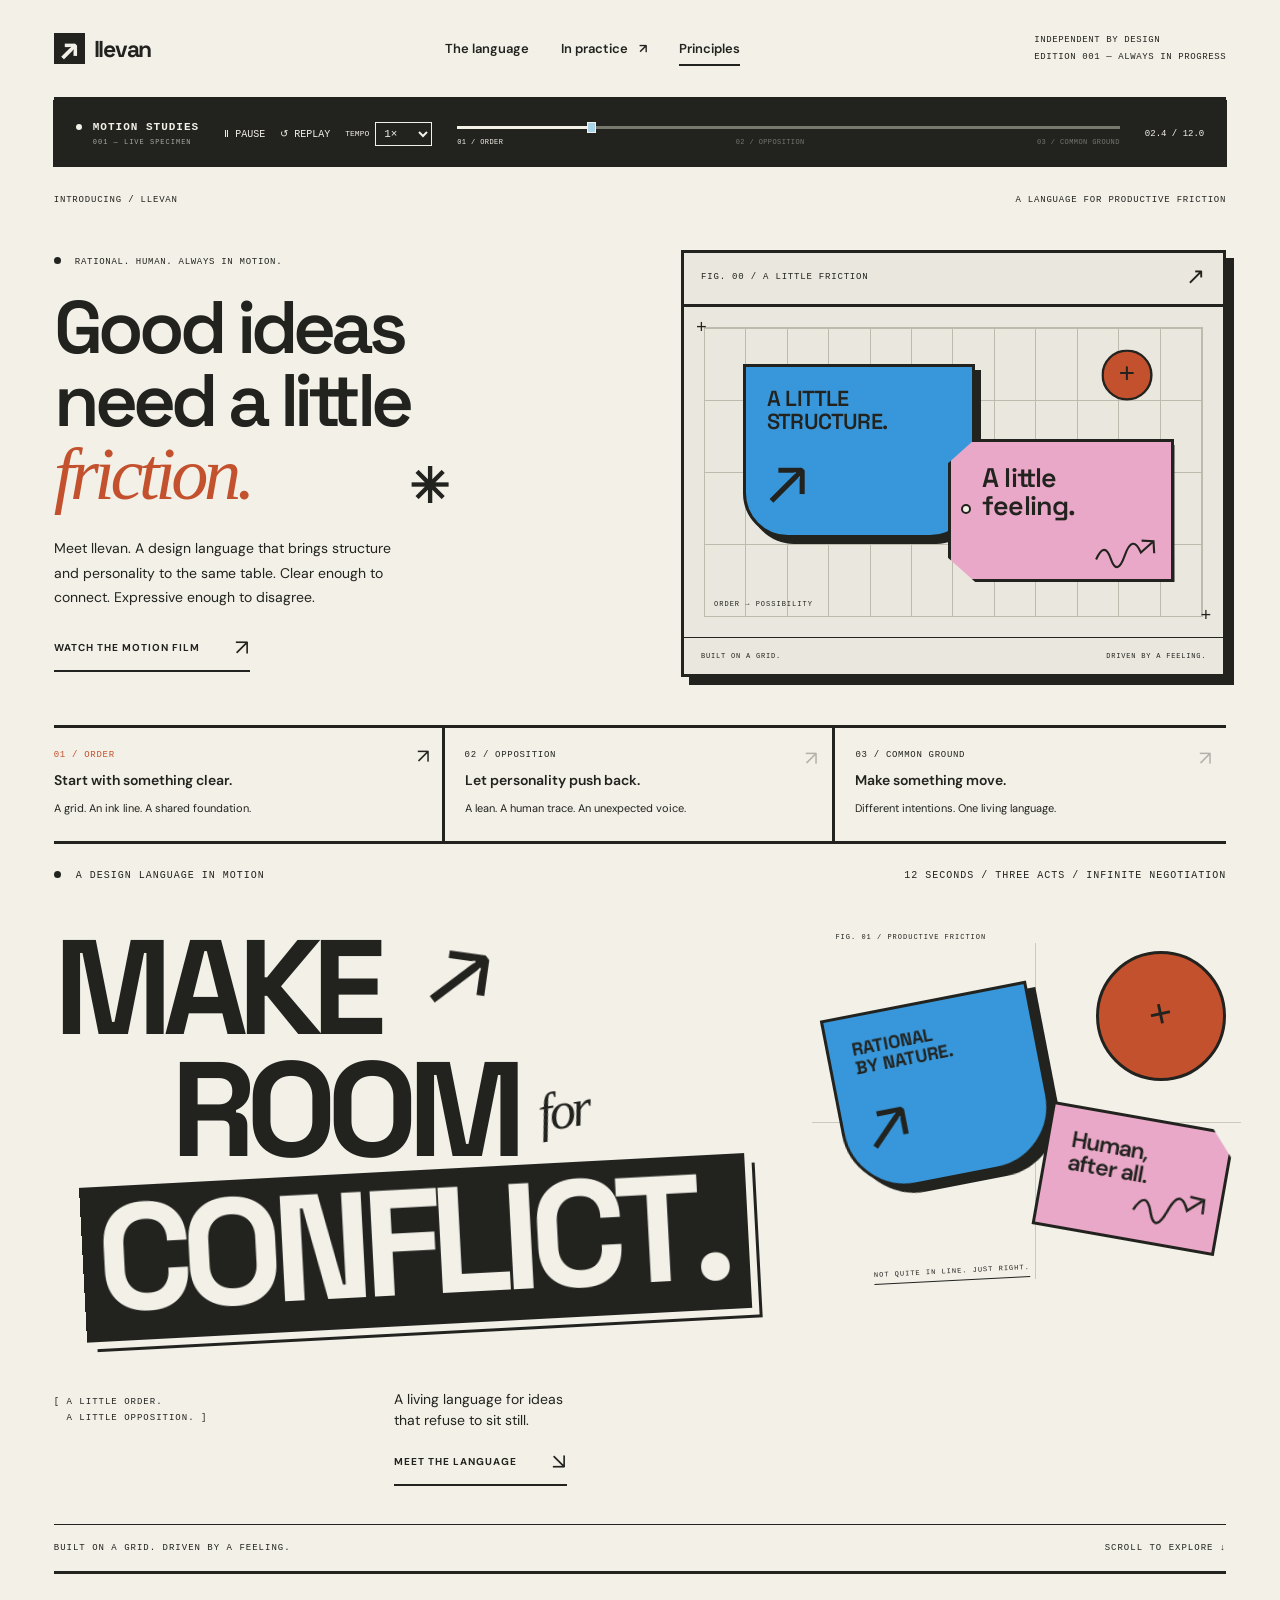
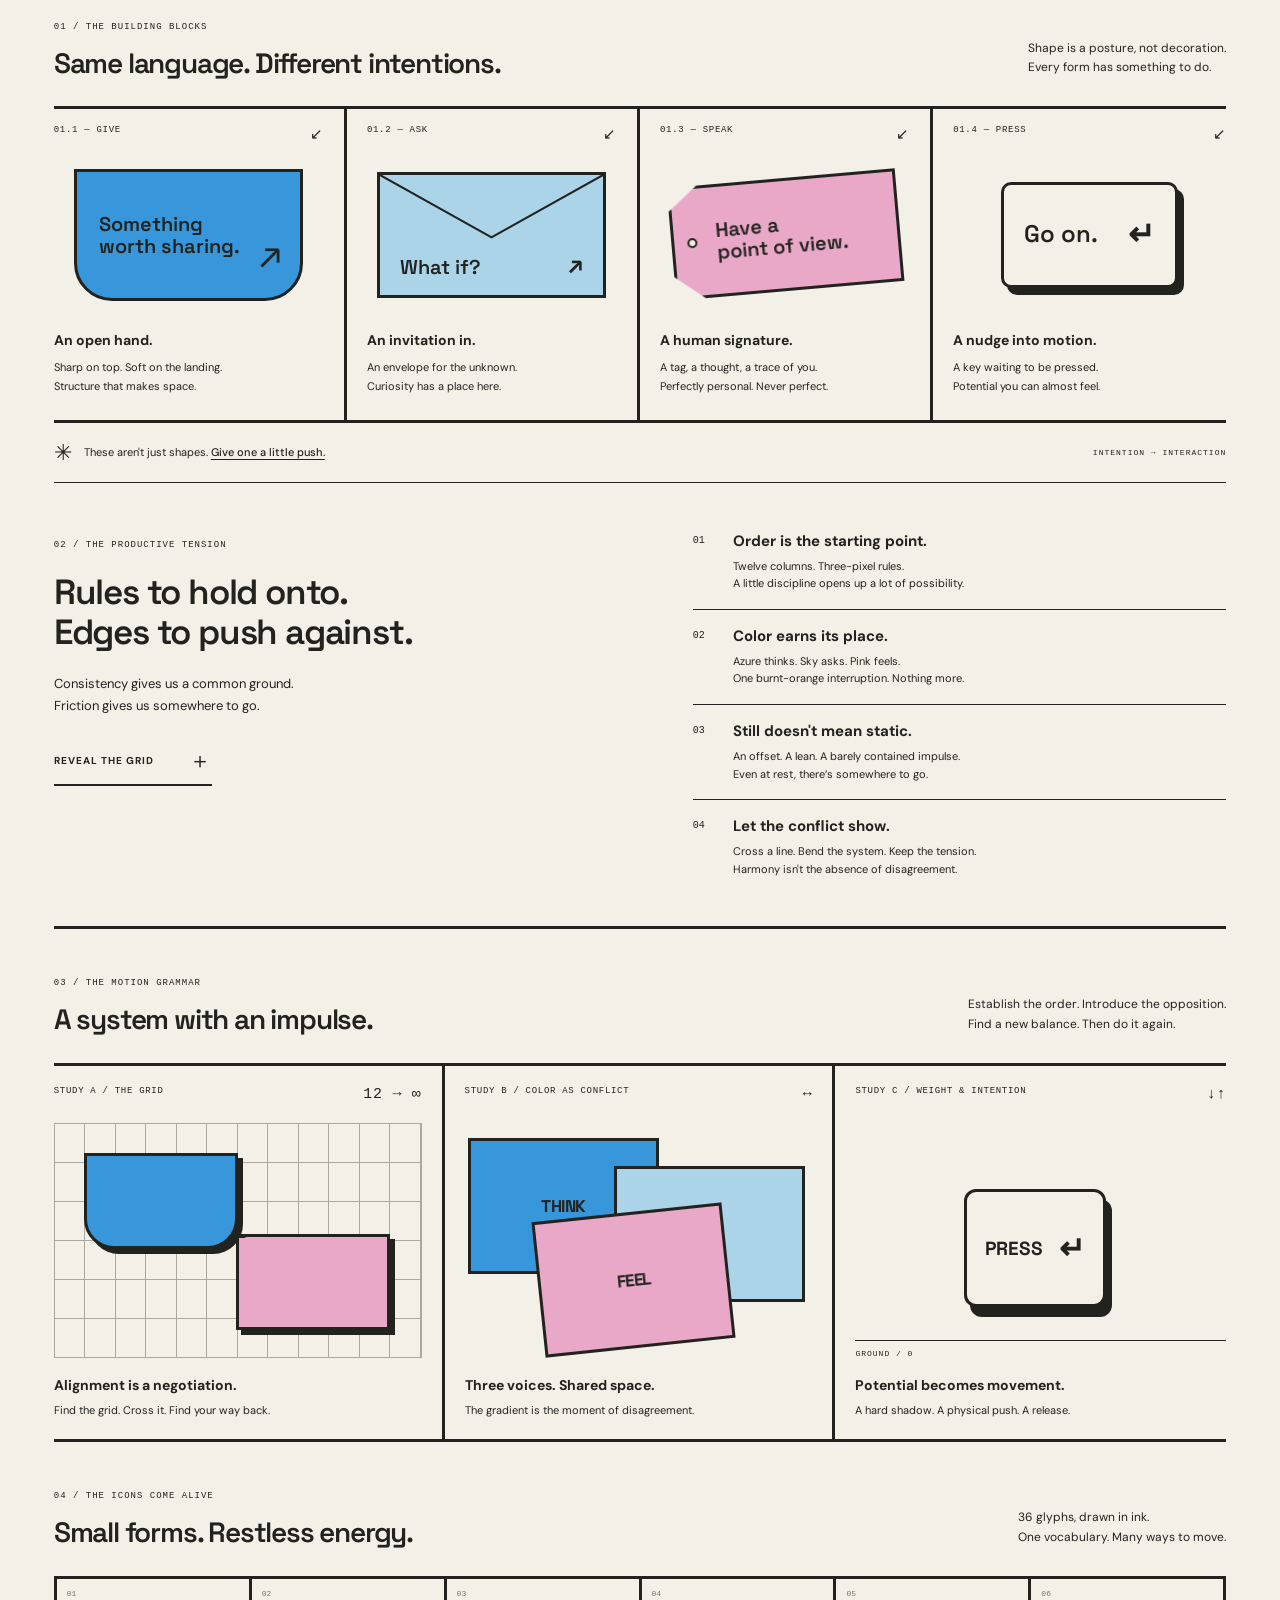
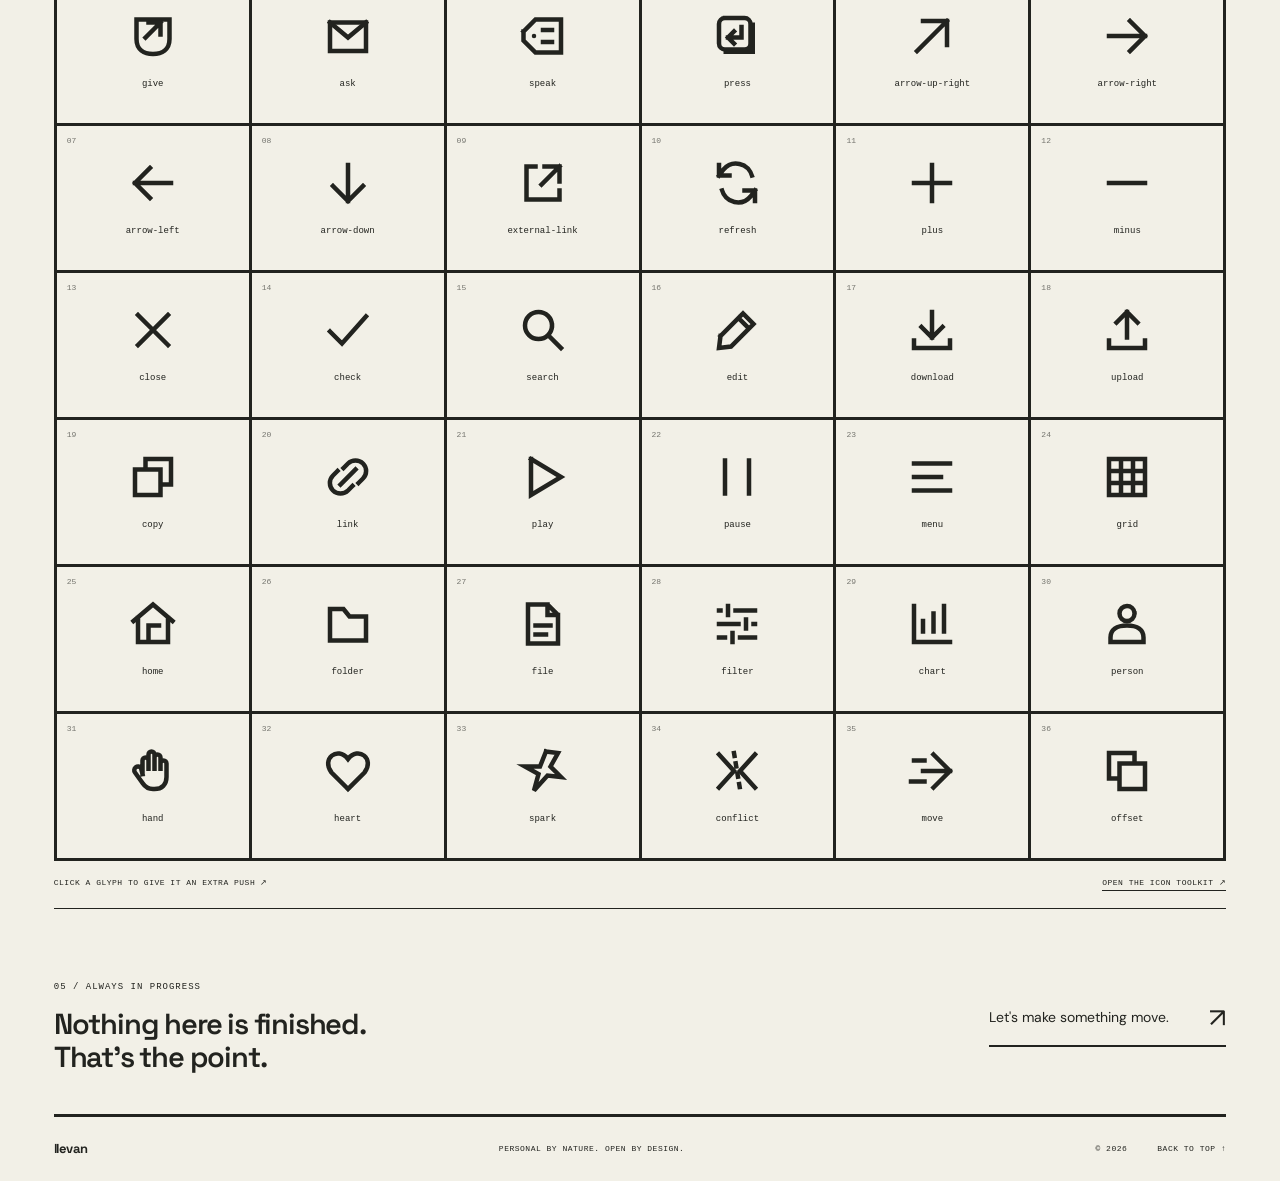
<file: index.html>
<!doctype html>
<html lang="en">
<head><meta charset="UTF-8"><meta name="viewport" content="width=device-width, initial-scale=1.0"><meta name="theme-color" content="#f2f0e7"><title>llevan — A language for productive friction</title><link rel="stylesheet" href="style.css"><link rel="stylesheet" href="motion.css"><link rel="stylesheet" href="introduction.css"></head>
<body>
<div class="site-shell">
<header class="masthead"><a href="#" class="wordmark" aria-label="llevan home"><span class="brand-icon">↗</span> llevan</a><nav aria-label="Main navigation"><a class="active" href="#language">The language</a><a href="#playground">In practice <span>↗</span></a><a href="#principles">Principles</a></nav><span class="edition">INDEPENDENT BY DESIGN<br>EDITION 001 — ALWAYS IN PROGRESS</span></header>
<div class="motion-transport" aria-label="Animation controls">
<div class="motion-title"><span class="motion-led" aria-hidden="true"></span><strong>MOTION STUDIES</strong><span>001 — LIVE SPECIMEN</span></div>
<div class="motion-buttons"><button id="motion-play" type="button" aria-label="Pause animation">Ⅱ <span>PAUSE</span></button><button id="motion-replay" type="button" aria-label="Replay animation">↺ <span>REPLAY</span></button><label class="motion-speed">TEMPO <select id="motion-speed" aria-label="Animation speed"><option value="0.5">0.5×</option><option value="1" selected>1×</option><option value="1.5">1.5×</option><option value="2">2×</option></select></label></div>
<div class="motion-timeline"><label for="motion-scrub" class="sr-only">Animation timeline</label><input id="motion-scrub" type="range" min="0" max="12000" step="10" value="0"><div class="motion-phases"><span data-phase="0">01 / ORDER</span><span data-phase="1">02 / OPPOSITION</span><span data-phase="2">03 / COMMON GROUND</span></div></div><output id="motion-time">00.0 / 12.0</output></div>
<main>
<section class="introduction" id="introduction" aria-labelledby="intro-heading" data-act="0">
  <div class="intro-topline"><span>INTRODUCING / LLEVAN</span><span>A LANGUAGE FOR PRODUCTIVE FRICTION</span></div>
  <div class="intro-layout">
    <div class="intro-copy">
      <p class="intro-kicker"><span class="status-dot"></span> RATIONAL. HUMAN. ALWAYS IN MOTION.</p>
      <h2 id="intro-heading">Good ideas<br>need a little<br><em>friction.</em><span class="intro-asterisk" aria-hidden="true">✳</span></h2>
      <p class="intro-description">Meet llevan. A design language that brings structure and personality to the same table. Clear enough to connect. Expressive enough to disagree.</p>
      <a class="text-link" href="demo.html">WATCH THE MOTION FILM <span>↗</span></a>
    </div>
    <div class="intro-film" role="img" aria-label="A blue open-hand shape and a pink tag move from an ordered grid, through opposition, into a shared composition.">
      <div class="intro-film-top"><span>FIG. 00 / A LITTLE FRICTION</span><span>↗</span></div>
      <div class="intro-canvas" aria-hidden="true">
        <div class="intro-grid"></div>
        <span class="intro-axis-label">ORDER → POSSIBILITY</span>
        <div class="intro-form intro-rational"><span class="intro-form-label">A LITTLE<br>STRUCTURE.</span><span class="intro-form-arrow">↗</span></div>
        <div class="intro-form intro-human"><span class="intro-tag-hole"></span><span class="intro-form-label">A little<br>feeling.</span><svg viewBox="0 0 90 50"><path d="M3 35 Q15 8 24 34 T44 29 T67 25 L85 9 M68 8 L85 9 L86 26"/></svg></div>
        <div class="intro-interruption">+</div>
        <span class="intro-registration reg-one">+</span><span class="intro-registration reg-two">+</span>
      </div>
      <div class="intro-film-bottom"><span>BUILT ON A GRID.</span><span>DRIVEN BY A FEELING.</span></div>
    </div>
  </div>
  <div class="intro-chapters" aria-label="Introduction chapters">
    <button type="button" class="intro-chapter" data-intro-chapter="0" aria-pressed="true"><span class="intro-chapter-index">01 / ORDER</span><strong>Start with something clear.</strong><span class="intro-chapter-description">A grid. An ink line. A shared foundation.</span><span class="intro-chapter-arrow" aria-hidden="true">↗</span></button>
    <button type="button" class="intro-chapter" data-intro-chapter="1" aria-pressed="false"><span class="intro-chapter-index">02 / OPPOSITION</span><strong>Let personality push back.</strong><span class="intro-chapter-description">A lean. A human trace. An unexpected voice.</span><span class="intro-chapter-arrow" aria-hidden="true">↗</span></button>
    <button type="button" class="intro-chapter" data-intro-chapter="2" aria-pressed="false"><span class="intro-chapter-index">03 / COMMON GROUND</span><strong>Make something move.</strong><span class="intro-chapter-description">Different intentions. One living language.</span><span class="intro-chapter-arrow" aria-hidden="true">↗</span></button>
  </div>
</section>
<section id="language" class="hero"><div class="eyebrow"><span><span class="status-dot"></span> A DESIGN LANGUAGE IN MOTION</span><span>12 SECONDS / THREE ACTS / INFINITE NEGOTIATION</span></div><div class="hero-content"><div class="hero-copy"><h1 aria-label="Make room for conflict."><span class="headline-make" aria-hidden="true">MAKE <span class="headline-direction">↗</span></span><span class="headline-room" aria-hidden="true">ROOM<span class="headline-for">for</span></span><span class="headline-conflict" aria-hidden="true">CONFLICT<span class="headline-period">.</span></span></h1><div class="hero-bottom"><span class="hero-note">[ A LITTLE ORDER.<br>&nbsp; A LITTLE OPPOSITION. ]</span><div class="hero-description"><p>A living language for ideas<br>that refuse to sit still.</p><a class="text-link" href="#playground">MEET THE LANGUAGE <span>↘</span></a></div></div></div><div class="hero-art" aria-label="Geometric composition balancing structure and expressive movement"><div class="art-axis axis-x"></div><div class="art-axis axis-y"></div><span class="art-coordinate">FIG. 01 / PRODUCTIVE FRICTION</span><div class="art-orange"><span>+</span></div><div class="art-blue"><span>RATIONAL<br>BY NATURE.</span><span class="art-arrow">↗</span></div><div class="art-pink"><span>Human,<br>after all.</span><svg viewBox="0 0 90 50" aria-hidden="true"><path d="M3 35 Q15 8 24 34 T44 29 T67 25 L85 9 M68 8 L85 9 L86 26"/></svg></div><div class="art-label">NOT QUITE IN LINE. JUST RIGHT.</div></div></div><div class="hero-footer"><span>BUILT ON A GRID. DRIVEN BY A FEELING.</span><span>SCROLL TO EXPLORE ↓</span></div></section>
<section class="language-section" id="playground"><div class="section-top"><div><span class="section-index">01 / THE BUILDING BLOCKS</span><h2>Same language. Different intentions.</h2></div><p>Shape is a posture, not decoration.<br>Every form has something to do.</p></div><div class="shapes-grid"><article class="shape-cell"><div class="spec-label"><span>01.1 — GIVE</span><span>↙</span></div><div class="shape-stage"><button class="give sample" data-mode="give"><span>Something<br>worth sharing.</span><span class="sample-arrow">↗</span></button></div><div class="shape-caption"><h3>An open hand.</h3><p>Sharp on top. Soft on the landing.<br>Structure that makes space.</p></div></article><article class="shape-cell"><div class="spec-label"><span>01.2 — ASK</span><span>↙</span></div><div class="shape-stage"><button class="ask sample" data-mode="ask"><svg class="envelope" viewBox="0 0 260 150" preserveAspectRatio="none" aria-hidden="true"><path d="M0 0 L130 78 L260 0"/></svg><span>What if?</span><span class="tiny-arrow">↗</span></button></div><div class="shape-caption"><h3>An invitation in.</h3><p>An envelope for the unknown.<br>Curiosity has a place here.</p></div></article><article class="shape-cell"><div class="spec-label"><span>01.3 — SPEAK</span><span>↙</span></div><div class="shape-stage"><button class="speak sample" data-mode="speak"><span class="tag-hole"></span><span>Have a<br>point of view.</span></button></div><div class="shape-caption"><h3>A human signature.</h3><p>A tag, a thought, a trace of you.<br>Perfectly personal. Never perfect.</p></div></article><article class="shape-cell"><div class="spec-label"><span>01.4 — PRESS</span><span>↙</span></div><div class="shape-stage"><button class="press sample" data-mode="press"><span>Go on.</span><span>↵</span></button></div><div class="shape-caption"><h3>A nudge into motion.</h3><p>A key waiting to be pressed.<br>Potential you can almost feel.</p></div></article></div><div class="interaction-strip"><span class="small-cross">✳</span><p id="interaction-message" aria-live="polite">These aren't just shapes. <strong>Give one a little push.</strong></p><span class="strip-note">INTENTION → INTERACTION</span></div></section>
<section class="principles-section" id="principles"><div class="principles-heading"><span class="section-index">02 / THE PRODUCTIVE TENSION</span><h2>Rules to hold onto.<br>Edges to push against.</h2><p>Consistency gives us a common ground.<br>Friction gives us somewhere to go.</p><button class="text-link" id="grid-toggle" aria-pressed="false">REVEAL THE GRID <span>＋</span></button></div><div class="principles-list"><div class="principle"><span>01</span><h3>Order is the starting point.</h3><p>Twelve columns. Three-pixel rules.<br>A little discipline opens up a lot of possibility.</p></div><div class="principle"><span>02</span><h3>Color earns its place.</h3><p>Azure thinks. Sky asks. Pink feels.<br>One burnt-orange interruption. Nothing more.</p></div><div class="principle"><span>03</span><h3>Still doesn't mean static.</h3><p>An offset. A lean. A barely contained impulse.<br>Even at rest, there’s somewhere to go.</p></div><div class="principle"><span>04</span><h3>Let the conflict show.</h3><p>Cross a line. Bend the system. Keep the tension.<br>Harmony isn't the absence of disagreement.</p></div></div></section>
<section class="motion-lab" id="motion-lab">
<div class="section-top"><div><span class="section-index">03 / THE MOTION GRAMMAR</span><h2>A system with an impulse.</h2></div><p>Establish the order. Introduce the opposition.<br>Find a new balance. Then do it again.</p></div>
<div class="motion-studies">
<article class="motion-study"><div class="spec-label"><span>STUDY A / THE GRID</span><span>12 → ∞</span></div><div class="study-stage grid-stage"><div class="study-grid" aria-hidden="true"></div><div class="grid-block block-a"></div><div class="grid-block block-b"></div><div class="grid-cross">+</div></div><h3>Alignment is a negotiation.</h3><p>Find the grid. Cross it. Find your way back.</p></article>
<article class="motion-study"><div class="spec-label"><span>STUDY B / COLOR AS CONFLICT</span><span>↔</span></div><div class="study-stage color-stage"><div class="color-plane plane-data"><span>THINK</span></div><div class="color-plane plane-ask"><span>ASK</span></div><div class="color-plane plane-human"><span>FEEL</span></div><div class="color-conflict" aria-hidden="true"></div></div><h3>Three voices. Shared space.</h3><p>The gradient is the moment of disagreement.</p></article>
<article class="motion-study"><div class="spec-label"><span>STUDY C / WEIGHT & INTENTION</span><span>↓↑</span></div><div class="study-stage weight-stage"><div class="weight-shadow"></div><div class="weight-key"><span>PRESS</span><span>↵</span></div><span class="weight-baseline">GROUND / 0</span></div><h3>Potential becomes movement.</h3><p>A hard shadow. A physical push. A release.</p></article>
</div></section>
<section class="motion-icons" id="motion-icons"><div class="section-top"><div><span class="section-index">04 / THE ICONS COME ALIVE</span><h2>Small forms. Restless energy.</h2></div><p>36 glyphs, drawn in ink.<br>One vocabulary. Many ways to move.</p></div><div class="motion-icon-grid"><button type="button" class="motion-icon" data-icon="give" aria-label="Animate give icon"><span class="motion-icon-index">01</span><svg viewBox="0 0 32 32" fill="none" stroke="currentColor" stroke-width="3" stroke-linecap="square" stroke-linejoin="miter" aria-hidden="true"><path d="M5 5h22v13c0 7-5 10-11 10S5 25 5 18Z"/><path d="M11 17 21 7m-8 0h8v8"/></svg><span class="motion-icon-name">give</span></button><button type="button" class="motion-icon" data-icon="ask" aria-label="Animate ask icon"><span class="motion-icon-index">02</span><svg viewBox="0 0 32 32" fill="none" stroke="currentColor" stroke-width="3" stroke-linecap="square" stroke-linejoin="miter" aria-hidden="true"><path d="M4 7h24v19H4Z"/><path d="m4 7 12 10L28 7"/></svg><span class="motion-icon-name">ask</span></button><button type="button" class="motion-icon" data-icon="speak" aria-label="Animate speak icon"><span class="motion-icon-index">03</span><svg viewBox="0 0 32 32" fill="none" stroke="currentColor" stroke-width="3" stroke-linecap="square" stroke-linejoin="miter" aria-hidden="true"><path d="m3 13 8-8h17v22H11l-8-8Z"/><circle cx="10" cy="16" r="1.5" fill="currentColor" stroke="none"/><path d="M16 12h6m-6 8h6"/></svg><span class="motion-icon-name">speak</span></button><button type="button" class="motion-icon" data-icon="press" aria-label="Animate press icon"><span class="motion-icon-index">04</span><svg viewBox="0 0 32 32" fill="none" stroke="currentColor" stroke-width="3" stroke-linecap="square" stroke-linejoin="miter" aria-hidden="true"><path d="M7 7h21v21H7Z" fill="currentColor" stroke="none"/><rect x="4" y="4" width="21" height="21" rx="4" fill="var(--icon-paper, #f2f0e7)"/><path d="M19 10v7h-9m4-4-4 4 4 4"/></svg><span class="motion-icon-name">press</span></button><button type="button" class="motion-icon" data-icon="arrow-up-right" aria-label="Animate arrow-up-right icon"><span class="motion-icon-index">05</span><svg viewBox="0 0 32 32" fill="none" stroke="currentColor" stroke-width="3" stroke-linecap="square" stroke-linejoin="miter" aria-hidden="true"><path d="M6 26 26 6M10 6h16v16"/></svg><span class="motion-icon-name">arrow-up-right</span></button><button type="button" class="motion-icon" data-icon="arrow-right" aria-label="Animate arrow-right icon"><span class="motion-icon-index">06</span><svg viewBox="0 0 32 32" fill="none" stroke="currentColor" stroke-width="3" stroke-linecap="square" stroke-linejoin="miter" aria-hidden="true"><path d="M4 16h24M18 6l10 10-10 10"/></svg><span class="motion-icon-name">arrow-right</span></button><button type="button" class="motion-icon" data-icon="arrow-left" aria-label="Animate arrow-left icon"><span class="motion-icon-index">07</span><svg viewBox="0 0 32 32" fill="none" stroke="currentColor" stroke-width="3" stroke-linecap="square" stroke-linejoin="miter" aria-hidden="true"><path d="M28 16H4M14 6 4 16l10 10"/></svg><span class="motion-icon-name">arrow-left</span></button><button type="button" class="motion-icon" data-icon="arrow-down" aria-label="Animate arrow-down icon"><span class="motion-icon-index">08</span><svg viewBox="0 0 32 32" fill="none" stroke="currentColor" stroke-width="3" stroke-linecap="square" stroke-linejoin="miter" aria-hidden="true"><path d="M16 4v24M6 18l10 10 10-10"/></svg><span class="motion-icon-name">arrow-down</span></button><button type="button" class="motion-icon" data-icon="external-link" aria-label="Animate external-link icon"><span class="motion-icon-index">09</span><svg viewBox="0 0 32 32" fill="none" stroke="currentColor" stroke-width="3" stroke-linecap="square" stroke-linejoin="miter" aria-hidden="true"><path d="M17 5h10v10M15 17 27 5M11 5H5v22h22v-6"/></svg><span class="motion-icon-name">external-link</span></button><button type="button" class="motion-icon" data-icon="refresh" aria-label="Animate refresh icon"><span class="motion-icon-index">10</span><svg viewBox="0 0 32 32" fill="none" stroke="currentColor" stroke-width="3" stroke-linecap="square" stroke-linejoin="miter" aria-hidden="true"><path d="M26 11A11 11 0 0 0 7 7L4 11m0-7v7h7M6 21a11 11 0 0 0 19 4l3-4m0 7v-7h-7"/></svg><span class="motion-icon-name">refresh</span></button><button type="button" class="motion-icon" data-icon="plus" aria-label="Animate plus icon"><span class="motion-icon-index">11</span><svg viewBox="0 0 32 32" fill="none" stroke="currentColor" stroke-width="3" stroke-linecap="square" stroke-linejoin="miter" aria-hidden="true"><path d="M16 4v24M4 16h24"/></svg><span class="motion-icon-name">plus</span></button><button type="button" class="motion-icon" data-icon="minus" aria-label="Animate minus icon"><span class="motion-icon-index">12</span><svg viewBox="0 0 32 32" fill="none" stroke="currentColor" stroke-width="3" stroke-linecap="square" stroke-linejoin="miter" aria-hidden="true"><path d="M4 16h24"/></svg><span class="motion-icon-name">minus</span></button><button type="button" class="motion-icon" data-icon="close" aria-label="Animate close icon"><span class="motion-icon-index">13</span><svg viewBox="0 0 32 32" fill="none" stroke="currentColor" stroke-width="3" stroke-linecap="square" stroke-linejoin="miter" aria-hidden="true"><path d="m6 6 20 20M6 26 26 6"/></svg><span class="motion-icon-name">close</span></button><button type="button" class="motion-icon" data-icon="check" aria-label="Animate check icon"><span class="motion-icon-index">14</span><svg viewBox="0 0 32 32" fill="none" stroke="currentColor" stroke-width="3" stroke-linecap="square" stroke-linejoin="miter" aria-hidden="true"><path d="m4 17 8 8L28 7"/></svg><span class="motion-icon-name">check</span></button><button type="button" class="motion-icon" data-icon="search" aria-label="Animate search icon"><span class="motion-icon-index">15</span><svg viewBox="0 0 32 32" fill="none" stroke="currentColor" stroke-width="3" stroke-linecap="square" stroke-linejoin="miter" aria-hidden="true"><circle cx="13" cy="13" r="9"/><path d="m20 20 8 8"/></svg><span class="motion-icon-name">search</span></button><button type="button" class="motion-icon" data-icon="edit" aria-label="Animate edit icon"><span class="motion-icon-index">16</span><svg viewBox="0 0 32 32" fill="none" stroke="currentColor" stroke-width="3" stroke-linecap="square" stroke-linejoin="miter" aria-hidden="true"><path d="m5 20 15-15 7 7-15 15-8 1Zm12-12 7 7"/></svg><span class="motion-icon-name">edit</span></button><button type="button" class="motion-icon" data-icon="download" aria-label="Animate download icon"><span class="motion-icon-index">17</span><svg viewBox="0 0 32 32" fill="none" stroke="currentColor" stroke-width="3" stroke-linecap="square" stroke-linejoin="miter" aria-hidden="true"><path d="M16 4v17m-7-7 7 7 7-7M4 23v5h24v-5"/></svg><span class="motion-icon-name">download</span></button><button type="button" class="motion-icon" data-icon="upload" aria-label="Animate upload icon"><span class="motion-icon-index">18</span><svg viewBox="0 0 32 32" fill="none" stroke="currentColor" stroke-width="3" stroke-linecap="square" stroke-linejoin="miter" aria-hidden="true"><path d="M16 21V4m-7 7 7-7 7 7M4 23v5h24v-5"/></svg><span class="motion-icon-name">upload</span></button><button type="button" class="motion-icon" data-icon="copy" aria-label="Animate copy icon"><span class="motion-icon-index">19</span><svg viewBox="0 0 32 32" fill="none" stroke="currentColor" stroke-width="3" stroke-linecap="square" stroke-linejoin="miter" aria-hidden="true"><path d="M11 4h17v17H11Z" fill="var(--icon-paper, #f2f0e7)"/><path d="M4 11h17v17H4Z" fill="var(--icon-paper, #f2f0e7)"/></svg><span class="motion-icon-name">copy</span></button><button type="button" class="motion-icon" data-icon="link" aria-label="Animate link icon"><span class="motion-icon-index">20</span><svg viewBox="0 0 32 32" fill="none" stroke="currentColor" stroke-width="3" stroke-linecap="square" stroke-linejoin="miter" aria-hidden="true"><path d="m13 10 3-3a7 7 0 0 1 10 10l-3 3m-4 2-3 3A7 7 0 0 1 6 15l3-3m2 9 10-10"/></svg><span class="motion-icon-name">link</span></button><button type="button" class="motion-icon" data-icon="play" aria-label="Animate play icon"><span class="motion-icon-index">21</span><svg viewBox="0 0 32 32" fill="none" stroke="currentColor" stroke-width="3" stroke-linecap="square" stroke-linejoin="miter" aria-hidden="true"><path d="m8 4 20 12L8 28Z"/></svg><span class="motion-icon-name">play</span></button><button type="button" class="motion-icon" data-icon="pause" aria-label="Animate pause icon"><span class="motion-icon-index">22</span><svg viewBox="0 0 32 32" fill="none" stroke="currentColor" stroke-width="3" stroke-linecap="square" stroke-linejoin="miter" aria-hidden="true"><path d="M8 5v22M24 5v22"/></svg><span class="motion-icon-name">pause</span></button><button type="button" class="motion-icon" data-icon="menu" aria-label="Animate menu icon"><span class="motion-icon-index">23</span><svg viewBox="0 0 32 32" fill="none" stroke="currentColor" stroke-width="3" stroke-linecap="square" stroke-linejoin="miter" aria-hidden="true"><path d="M4 7h24M4 16h18M4 25h24"/></svg><span class="motion-icon-name">menu</span></button><button type="button" class="motion-icon" data-icon="grid" aria-label="Animate grid icon"><span class="motion-icon-index">24</span><svg viewBox="0 0 32 32" fill="none" stroke="currentColor" stroke-width="3" stroke-linecap="square" stroke-linejoin="miter" aria-hidden="true"><path d="M4 4h24v24H4Zm8 0v24m8-24v24M4 12h24M4 20h24"/></svg><span class="motion-icon-name">grid</span></button><button type="button" class="motion-icon" data-icon="home" aria-label="Animate home icon"><span class="motion-icon-index">25</span><svg viewBox="0 0 32 32" fill="none" stroke="currentColor" stroke-width="3" stroke-linecap="square" stroke-linejoin="miter" aria-hidden="true"><path d="m3 14 13-11 13 11M6 12v16h20V12M13 28V17h7"/></svg><span class="motion-icon-name">home</span></button><button type="button" class="motion-icon" data-icon="folder" aria-label="Animate folder icon"><span class="motion-icon-index">26</span><svg viewBox="0 0 32 32" fill="none" stroke="currentColor" stroke-width="3" stroke-linecap="square" stroke-linejoin="miter" aria-hidden="true"><path d="M4 6h9l4 5h11v16H4Z"/></svg><span class="motion-icon-name">folder</span></button><button type="button" class="motion-icon" data-icon="file" aria-label="Animate file icon"><span class="motion-icon-index">27</span><svg viewBox="0 0 32 32" fill="none" stroke="currentColor" stroke-width="3" stroke-linecap="square" stroke-linejoin="miter" aria-hidden="true"><path d="M6 3h13l7 7v19H6ZM19 3v7h7M11 17h10m-10 6h7"/></svg><span class="motion-icon-name">file</span></button><button type="button" class="motion-icon" data-icon="filter" aria-label="Animate filter icon"><span class="motion-icon-index">28</span><svg viewBox="0 0 32 32" fill="none" stroke="currentColor" stroke-width="3" stroke-linecap="square" stroke-linejoin="miter" aria-hidden="true"><path d="M4 7h24M4 16h24M4 25h24"/><path d="M10 4v6m12 3v6m-9 3v6" stroke="var(--icon-paper, #f2f0e7)" stroke-width="7"/><path d="M10 4v6m12 3v6m-9 3v6"/></svg><span class="motion-icon-name">filter</span></button><button type="button" class="motion-icon" data-icon="chart" aria-label="Animate chart icon"><span class="motion-icon-index">29</span><svg viewBox="0 0 32 32" fill="none" stroke="currentColor" stroke-width="3" stroke-linecap="square" stroke-linejoin="miter" aria-hidden="true"><path d="M4 4v24h24M10 21v-7m7 7V9m7 12V4"/></svg><span class="motion-icon-name">chart</span></button><button type="button" class="motion-icon" data-icon="person" aria-label="Animate person icon"><span class="motion-icon-index">30</span><svg viewBox="0 0 32 32" fill="none" stroke="currentColor" stroke-width="3" stroke-linecap="square" stroke-linejoin="miter" aria-hidden="true"><circle cx="16" cy="9" r="5"/><path d="M5 28v-3c0-5 4-8 11-8s11 3 11 8v3Z"/></svg><span class="motion-icon-name">person</span></button><button type="button" class="motion-icon" data-icon="hand" aria-label="Animate hand icon"><span class="motion-icon-index">31</span><svg viewBox="0 0 32 32" fill="none" stroke="currentColor" stroke-width="3" stroke-linecap="square" stroke-linejoin="miter" aria-hidden="true"><path d="M9 18V9a2 2 0 0 1 4 0v7-11a2 2 0 0 1 4 0v11-9a2 2 0 0 1 4 0v9-5a2 2 0 0 1 4 0v9c0 5-3 8-8 8h-1c-3 0-5-1-7-4l-5-7a2.5 2.5 0 0 1 4-3Z"/></svg><span class="motion-icon-name">hand</span></button><button type="button" class="motion-icon" data-icon="heart" aria-label="Animate heart icon"><span class="motion-icon-index">32</span><svg viewBox="0 0 32 32" fill="none" stroke="currentColor" stroke-width="3" stroke-linecap="square" stroke-linejoin="miter" aria-hidden="true"><path d="M16 28 5 17C-2 8 9-1 16 8c7-9 18 0 11 9Z"/></svg><span class="motion-icon-name">heart</span></button><button type="button" class="motion-icon" data-icon="spark" aria-label="Animate spark icon"><span class="motion-icon-index">33</span><svg viewBox="0 0 32 32" fill="none" stroke="currentColor" stroke-width="3" stroke-linecap="square" stroke-linejoin="miter" aria-hidden="true"><path d="m18 3-4 10H4l9 5-3 11 9-10 9 1-7-7 5-9Z"/></svg><span class="motion-icon-name">spark</span></button><button type="button" class="motion-icon" data-icon="conflict" aria-label="Animate conflict icon"><span class="motion-icon-index">34</span><svg viewBox="0 0 32 32" fill="none" stroke="currentColor" stroke-width="3" stroke-linecap="square" stroke-linejoin="miter" aria-hidden="true"><path d="m4 5 10 11L4 27M28 5 18 16l10 11"/><path d="m14 4 4 24" stroke-dasharray="2 5"/></svg><span class="motion-icon-name">conflict</span></button><button type="button" class="motion-icon" data-icon="move" aria-label="Animate move icon"><span class="motion-icon-index">35</span><svg viewBox="0 0 32 32" fill="none" stroke="currentColor" stroke-width="3" stroke-linecap="square" stroke-linejoin="miter" aria-hidden="true"><path d="m17 5 11 11-11 11M10 16h18M4 9h7M2 23h9"/></svg><span class="motion-icon-name">move</span></button><button type="button" class="motion-icon" data-icon="offset" aria-label="Animate offset icon"><span class="motion-icon-index">36</span><svg viewBox="0 0 32 32" fill="none" stroke="currentColor" stroke-width="3" stroke-linecap="square" stroke-linejoin="miter" aria-hidden="true"><path d="M4 4h17v17H4Z"/><path d="M11 11h17v17H11Z" fill="var(--icon-paper, #f2f0e7)"/></svg><span class="motion-icon-name">offset</span></button></div><div class="icon-footnote"><span>CLICK A GLYPH TO GIVE IT AN EXTRA PUSH ↗</span><a href="icons/preview.html">OPEN THE ICON TOOLKIT ↗</a></div></section>
<section class="workbench"><div><span class="section-index">05 / ALWAYS IN PROGRESS</span><h2>Nothing here is finished.<br>That's the point.</h2></div><a href="mailto:hello@commonground.design" class="contact-link">Let's make something move. <span>↗</span></a></section>
</main><footer><a href="#" class="footer-brand">llevan</a><span>PERSONAL BY NATURE. OPEN BY DESIGN.</span><span>© 2026 <a href="#">BACK TO TOP ↑</a></span></footer></div><div class="grid-overlay" aria-hidden="true"></div><script src="script.js"></script><script src="motion.js"></script></body></html>
</file>
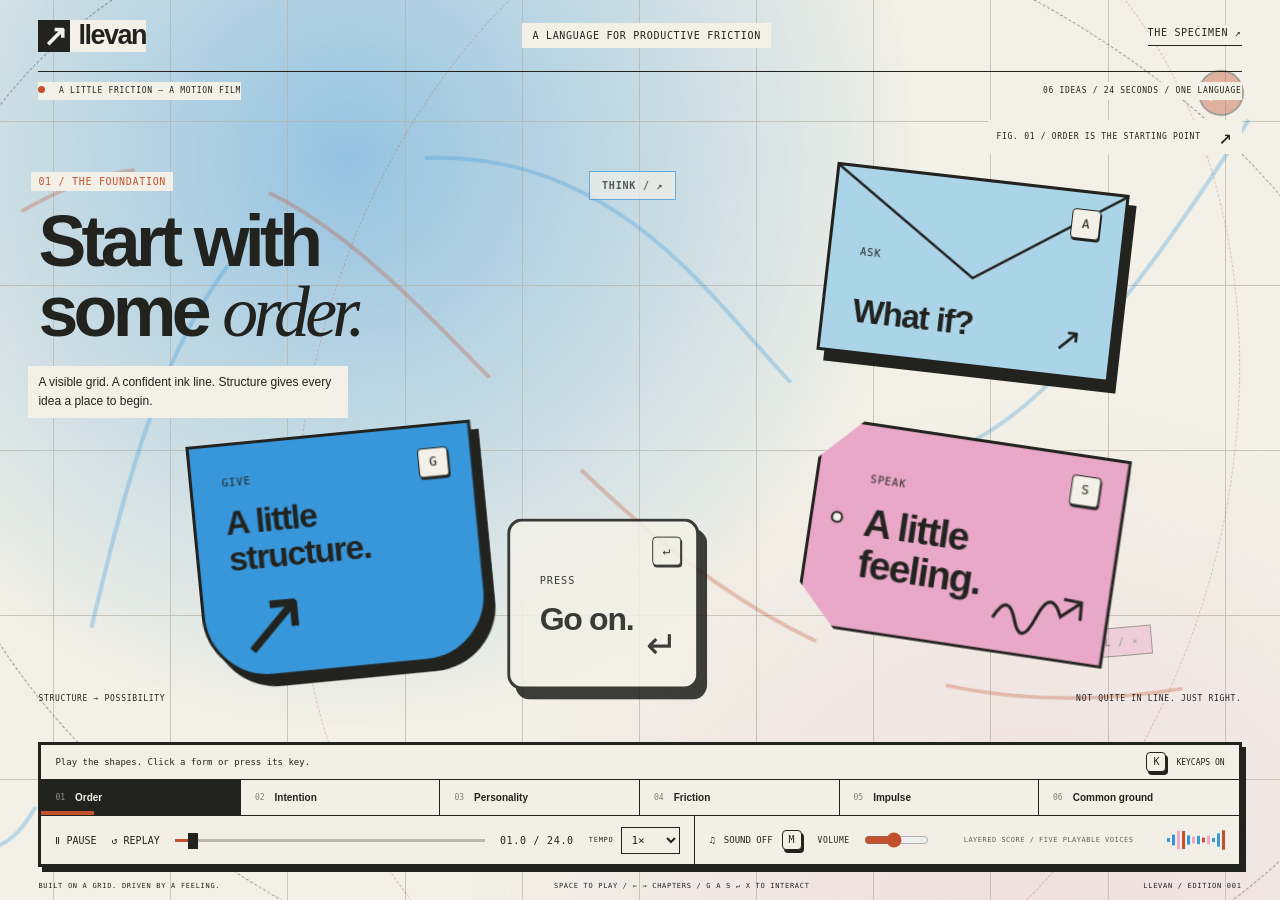
<file: demo.html>
<!doctype html>
<html lang="en">
<head>
  <meta charset="utf-8">
  <meta name="viewport" content="width=device-width, initial-scale=1">
  <meta name="theme-color" content="#f2f0e7">
  <title>llevan — A little friction / Motion film</title>
  <link rel="stylesheet" href="demo.css">
  <link rel="stylesheet" href="demo-stage.css">
  <script src="demo-audio.js" defer></script>
  <script src="demo.js" defer></script>
</head>
<body>
  <main class="film-shell">
    <header class="film-header">
      <a class="wordmark" href="index.html" aria-label="Back to llevan design language"><span>↗</span> llevan</a>
      <span class="edition">A LANGUAGE FOR PRODUCTIVE FRICTION</span>
      <a class="back-link" href="index.html">THE SPECIMEN ↗</a>
    </header>
    <div class="film-caption"><span><i aria-hidden="true"></i> A LITTLE FRICTION — A MOTION FILM</span><span>06 IDEAS / 24 SECONDS / ONE LANGUAGE</span></div>
    <section class="film" aria-label="Animated design language demonstration">
      <div class="story">
        <span id="chapter-number" class="eyebrow">01 / THE FOUNDATION</span>
        <h1 id="headline">Start with<br>some <em>order.</em></h1>
        <p id="description">A visible grid. A confident ink line. Structure gives every idea a place to begin.</p>
        <span class="story-foot">RATIONAL. HUMAN.<br>ALWAYS IN MOTION. <span>↘</span></span>
      </div>
      <div class="artwork" role="group" aria-label="Interactive composition. Click a shape or use its displayed key.">
        <div class="canvas">
          <div class="color-wash wash-blue" aria-hidden="true"></div><div class="color-wash wash-pink" aria-hidden="true"></div>
          <div class="grid"></div>
          <div class="orbit orbit-one" aria-hidden="true"><span>✳</span></div><div class="orbit orbit-two" aria-hidden="true"><span>↗</span></div>
          <div class="motion-traces" aria-hidden="true"><svg viewBox="0 0 500 400" preserveAspectRatio="none"><path class="trace-blue" d="M35 350 C80 340 60 80 190 90 S300 350 455 70"/><path class="trace-pink" d="M45 110 C180 20 215 330 430 290"/></svg></div>
          <span class="voice-label voice-think" aria-hidden="true">THINK / ↗</span><span class="voice-label voice-feel" aria-hidden="true">FEEL / ✳</span>
          <span class="registration top-left">+</span><span class="registration bottom-right">+</span>
          <span class="axis-note">STRUCTURE → POSSIBILITY</span>
          <button type="button" class="form give" data-action="give" aria-label="Give: send an idea upward" aria-keyshortcuts="g"><span class="form-name">GIVE</span><strong>A little<br>structure.</strong><span class="give-arrow">↗</span><kbd>G</kbd></button>
          <button type="button" class="form ask" data-action="ask" aria-label="Ask: open an invitation" aria-keyshortcuts="a"><svg viewBox="0 0 230 145" preserveAspectRatio="none" aria-hidden="true"><path d="M0 0 115 77 230 0"/></svg><span class="form-name">ASK</span><strong>What if?</strong><span class="ask-arrow">↗</span><kbd>A</kbd></button>
          <button type="button" class="form speak" data-action="speak" aria-label="Speak: leave a human signature" aria-keyshortcuts="s"><i class="tag-hole"></i><span class="form-name">SPEAK</span><strong>A little<br>feeling.</strong><svg viewBox="0 0 90 50" aria-hidden="true"><path d="M3 35 Q15 8 24 34 T44 29 T67 25 L85 9 M68 8 L85 9 L86 26"/></svg><kbd>S</kbd></button>
          <button type="button" class="form press" data-action="press" aria-label="Press: release an impulse" aria-keyshortcuts="Enter"><span class="form-name">PRESS</span><strong>Go on.</strong><span class="press-arrow">↵</span><kbd>↵</kbd></button>
          <button type="button" class="interruption" data-action="friction" aria-label="Friction: disrupt the composition" aria-keyshortcuts="x">+<kbd>X</kbd></button>
          <div class="ink-band">MAKE ROOM<br>FOR CONFLICT.</div>
          <span class="canvas-note">NOT QUITE IN LINE. JUST RIGHT.</span>
        </div>
        <div class="artwork-footer"><span id="study-label">FIG. 01 / ORDER IS THE STARTING POINT</span><span>↗</span></div>
      </div>
    </section>
    <div class="control-dock">
    <div class="interaction-bar"><p id="interaction-feedback" role="status">Play the shapes. Click a form or press its key.</p><button id="keycaps" type="button" aria-pressed="true" aria-keyshortcuts="k"><kbd>K</kbd> KEYCAPS ON</button></div>
    <nav class="chapters" aria-label="Film chapters">
      <button type="button" data-chapter="0" aria-pressed="true"><span>01</span> Order <i></i></button>
      <button type="button" data-chapter="1" aria-pressed="false"><span>02</span> Intention <i></i></button>
      <button type="button" data-chapter="2" aria-pressed="false"><span>03</span> Personality <i></i></button>
      <button type="button" data-chapter="3" aria-pressed="false"><span>04</span> Friction <i></i></button>
      <button type="button" data-chapter="4" aria-pressed="false"><span>05</span> Impulse <i></i></button>
      <button type="button" data-chapter="5" aria-pressed="false"><span>06</span> Common ground <i></i></button>
    </nav>
    <div class="transport" role="group" aria-label="Playback controls">
      <button id="play" type="button" aria-label="Pause film">Ⅱ <span>PAUSE</span></button>
      <button id="replay" type="button" aria-label="Replay film">↺ <span>REPLAY</span></button>
      <label class="timeline"><span class="sr-only">Film timeline in seconds</span><input id="scrub" type="range" min="0" max="24" step="0.01" value="0" aria-valuetext="0 seconds of 24"></label>
      <output id="time">00.0 / 24.0</output>
      <label class="tempo">TEMPO <select id="speed" aria-label="Playback speed"><option value="0.5">0.5×</option><option value="1" selected>1×</option><option value="1.5">1.5×</option><option value="2">2×</option></select></label>
    </div>
    <div class="sound-bar" role="group" aria-label="Sound controls"><button id="sound" type="button" aria-pressed="false" aria-keyshortcuts="m">♫ <span>SOUND OFF</span> <kbd>M</kbd></button><label>VOLUME <input id="volume" type="range" min="0" max="100" step="1" value="45" aria-label="Sound volume"></label><span id="sound-note">LAYERED SCORE / FIVE PLAYABLE VOICES</span><div class="rhythm-meter" aria-hidden="true"><i></i><i></i><i></i><i></i><i></i><i></i><i></i><i></i><i></i><i></i><i></i><i></i></div></div>
    </div>
    <footer><span>BUILT ON A GRID. DRIVEN BY A FEELING.</span><span>SPACE TO PLAY / ← → CHAPTERS / G A S ↵ X TO INTERACT</span><span>LLEVAN / EDITION 001</span></footer>
    <noscript><p>Enable JavaScript to play the film. The composition above shows the design language at rest.</p></noscript>
  </main>
</body>
</html>
</file>
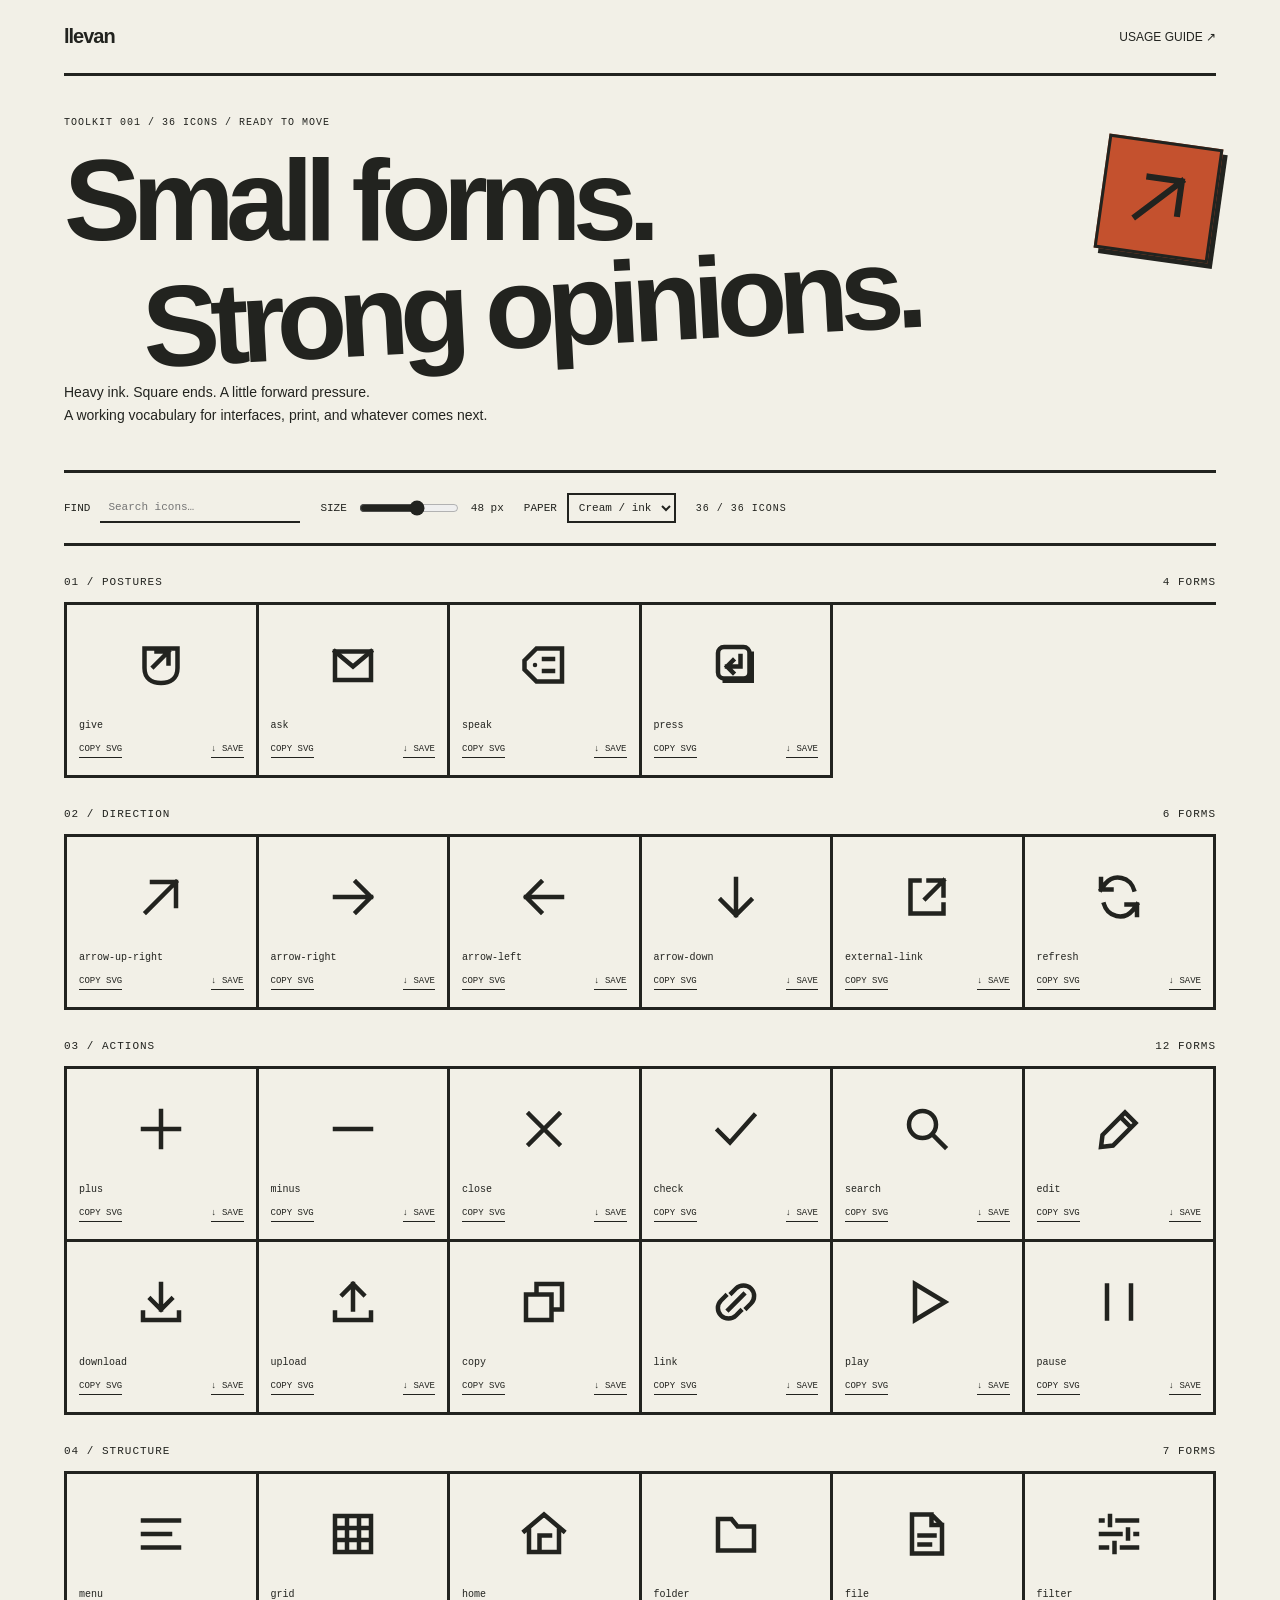
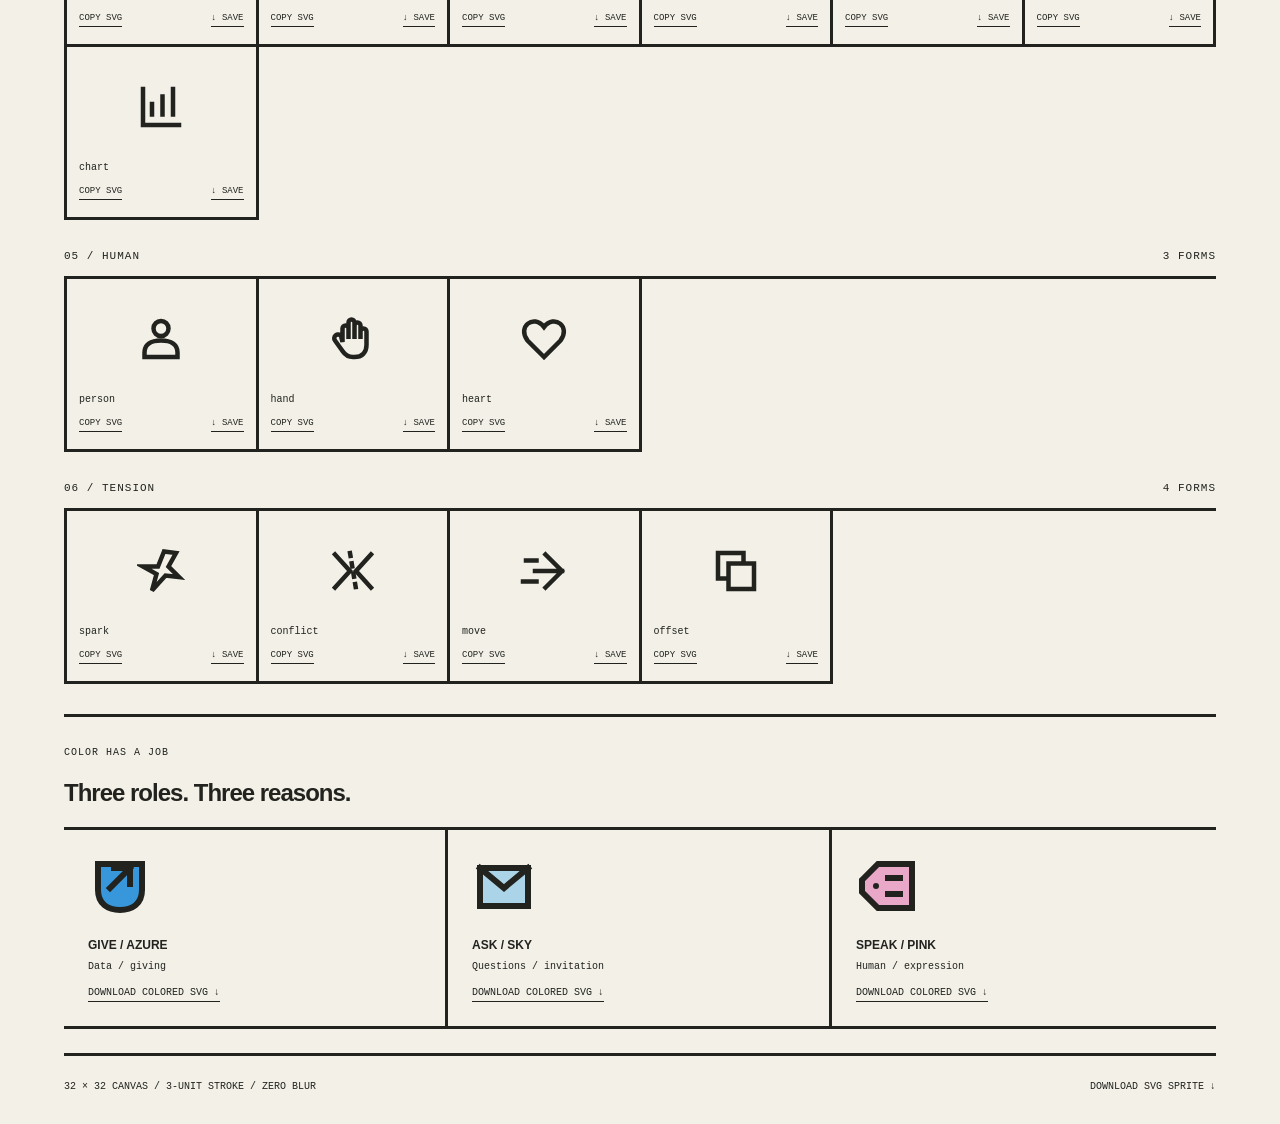
<file: icons/preview.html>
<!doctype html>
<html lang="en">
<head><meta charset="UTF-8"><meta name="viewport" content="width=device-width,initial-scale=1"><title>llevan — Icon Workshop</title>
<style>
:root{--paper:#f2f0e7;--ink:#22231f;--azure:#3897db;--sky:#abd4e9;--pink:#e9a8c7}*{box-sizing:border-box}body{margin:0;background:var(--paper);color:var(--ink);font-family:Arial,sans-serif}.shell{max-width:1400px;margin:auto;padding:0 5%}a{color:inherit;text-decoration:none}header{display:flex;justify-content:space-between;align-items:center;padding:25px 0;border-bottom:3px solid;font-size:12px}header b{font-size:20px;letter-spacing:-1px}.eyebrow{font:10px monospace;letter-spacing:1px}.intro{position:relative;padding:35px 0 30px;border-bottom:3px solid}.intro h1{font-size:clamp(55px,9vw,120px);letter-spacing:-.075em;line-height:.9;margin:20px 0 25px;max-width:85%}.intro h1 span{display:block;margin-left:8%;transform:rotate(-3deg)}.accent{position:absolute;right:0;top:65px;background:#c4512e;border:3px solid;width:clamp(48px,9vw,120px);aspect-ratio:1;display:grid;place-items:center;box-shadow:5px 5px 0 var(--ink);transform:rotate(8deg)}.accent svg{width:60%;height:60%}.intro p{font-size:14px;line-height:1.6;max-width:610px}.controls{display:flex;gap:20px;align-items:center;flex-wrap:wrap;padding:20px 0;border-bottom:3px solid}label{font:11px monospace;display:flex;align-items:center;gap:10px}input,select,button{font:inherit;color:inherit}input[type=search]{background:transparent;border:0;border-bottom:2px solid;padding:8px;width:200px}select{background:var(--paper);border:2px solid;padding:6px}input[type=range]{accent-color:var(--ink);width:100px}button{cursor:pointer;background:none;border:0}a:focus-visible,button:focus-visible,input:focus-visible,select:focus-visible{outline:3px dashed;outline-offset:4px}.group{margin:30px 0}.group h2{font:11px monospace;letter-spacing:1px;margin:0 0 14px;display:flex;justify-content:space-between}.icon-grid{display:grid;grid-template-columns:repeat(6,minmax(0,1fr));border-top:3px solid;border-left:3px solid}.specimen{border-right:3px solid;border-bottom:3px solid;padding:17px 12px;min-width:0;transition:background .15s}.specimen:hover{background:#e5e3d8}.glyph{height:85px;display:grid;place-items:center}.glyph svg{width:var(--preview-size,48px);height:var(--preview-size,48px);transition:transform .2s}.specimen:hover .glyph svg{transform:translate(3px,-3px) rotate(-3deg)}.specimen code{display:block;font-size:10px;margin:13px 0;overflow-wrap:anywhere}.asset-actions{display:flex;justify-content:space-between;font:9px monospace;gap:8px}.asset-actions a{border-bottom:1px solid;padding-bottom:3px}.asset-actions button{padding:0;border-bottom:1px solid;padding-bottom:3px;font:inherit}.persona-section{padding:24px 0;border-top:3px solid}.persona-section h2{font-size:24px;letter-spacing:-1px}.persona-list{display:grid;grid-template-columns:repeat(3,1fr);border-top:3px solid}.persona-item{padding:24px;border-right:3px solid;border-bottom:3px solid}.persona-item:last-child{border-right:0}.persona-item img{width:64px;height:64px;display:block;margin-bottom:20px}.persona-item b{display:block;font-size:12px;margin-bottom:7px}.persona-item p{font:10px/1.6 monospace;margin:0}.persona-item a{display:inline-block;font:10px monospace;border-bottom:1px solid;margin-top:12px;padding-bottom:3px}.footer{display:flex;justify-content:space-between;border-top:3px solid;padding:25px 0;font:10px monospace;gap:20px}.notice{position:fixed;bottom:20px;left:50%;transform:translateX(-50%);padding:15px 24px;background:var(--ink);color:var(--paper);font:12px monospace;box-shadow:5px 5px 0 var(--pink);z-index:5}.notice[hidden],[hidden]{display:none!important}@media(max-width:850px){.icon-grid{grid-template-columns:repeat(4,minmax(0,1fr))}}@media(max-width:520px){.icon-grid{grid-template-columns:repeat(3,minmax(0,1fr))}.controls{gap:15px}.persona-list{grid-template-columns:1fr}.persona-item{border-right:0;display:grid;grid-template-columns:80px 1fr}.persona-item img{grid-row:1/5;margin:0}.intro p{font-size:12px}.footer{flex-direction:column}.glyph{height:75px}}@media(prefers-reduced-motion:reduce){*{transition:none!important}}
</style></head>
<body><svg xmlns="http://www.w3.org/2000/svg" style="display:none" aria-hidden="true"><symbol id="cg-give" viewBox="0 0 32 32" fill="none" stroke="currentColor" stroke-width="3" stroke-linecap="square" stroke-linejoin="miter"><path d="M5 5h22v13c0 7-5 10-11 10S5 25 5 18Z"/><path d="M11 17 21 7m-8 0h8v8"/></symbol><symbol id="cg-ask" viewBox="0 0 32 32" fill="none" stroke="currentColor" stroke-width="3" stroke-linecap="square" stroke-linejoin="miter"><path d="M4 7h24v19H4Z"/><path d="m4 7 12 10L28 7"/></symbol><symbol id="cg-speak" viewBox="0 0 32 32" fill="none" stroke="currentColor" stroke-width="3" stroke-linecap="square" stroke-linejoin="miter"><path d="m3 13 8-8h17v22H11l-8-8Z"/><circle cx="10" cy="16" r="1.5" fill="currentColor" stroke="none"/><path d="M16 12h6m-6 8h6"/></symbol><symbol id="cg-press" viewBox="0 0 32 32" fill="none" stroke="currentColor" stroke-width="3" stroke-linecap="square" stroke-linejoin="miter"><path d="M7 7h21v21H7Z" fill="currentColor" stroke="none"/><rect x="4" y="4" width="21" height="21" rx="4" fill="var(--icon-paper, #f2f0e7)"/><path d="M19 10v7h-9m4-4-4 4 4 4"/></symbol><symbol id="cg-arrow-up-right" viewBox="0 0 32 32" fill="none" stroke="currentColor" stroke-width="3" stroke-linecap="square" stroke-linejoin="miter"><path d="M6 26 26 6M10 6h16v16"/></symbol><symbol id="cg-arrow-right" viewBox="0 0 32 32" fill="none" stroke="currentColor" stroke-width="3" stroke-linecap="square" stroke-linejoin="miter"><path d="M4 16h24M18 6l10 10-10 10"/></symbol><symbol id="cg-arrow-left" viewBox="0 0 32 32" fill="none" stroke="currentColor" stroke-width="3" stroke-linecap="square" stroke-linejoin="miter"><path d="M28 16H4M14 6 4 16l10 10"/></symbol><symbol id="cg-arrow-down" viewBox="0 0 32 32" fill="none" stroke="currentColor" stroke-width="3" stroke-linecap="square" stroke-linejoin="miter"><path d="M16 4v24M6 18l10 10 10-10"/></symbol><symbol id="cg-external-link" viewBox="0 0 32 32" fill="none" stroke="currentColor" stroke-width="3" stroke-linecap="square" stroke-linejoin="miter"><path d="M17 5h10v10M15 17 27 5M11 5H5v22h22v-6"/></symbol><symbol id="cg-refresh" viewBox="0 0 32 32" fill="none" stroke="currentColor" stroke-width="3" stroke-linecap="square" stroke-linejoin="miter"><path d="M26 11A11 11 0 0 0 7 7L4 11m0-7v7h7M6 21a11 11 0 0 0 19 4l3-4m0 7v-7h-7"/></symbol><symbol id="cg-plus" viewBox="0 0 32 32" fill="none" stroke="currentColor" stroke-width="3" stroke-linecap="square" stroke-linejoin="miter"><path d="M16 4v24M4 16h24"/></symbol><symbol id="cg-minus" viewBox="0 0 32 32" fill="none" stroke="currentColor" stroke-width="3" stroke-linecap="square" stroke-linejoin="miter"><path d="M4 16h24"/></symbol><symbol id="cg-close" viewBox="0 0 32 32" fill="none" stroke="currentColor" stroke-width="3" stroke-linecap="square" stroke-linejoin="miter"><path d="m6 6 20 20M6 26 26 6"/></symbol><symbol id="cg-check" viewBox="0 0 32 32" fill="none" stroke="currentColor" stroke-width="3" stroke-linecap="square" stroke-linejoin="miter"><path d="m4 17 8 8L28 7"/></symbol><symbol id="cg-search" viewBox="0 0 32 32" fill="none" stroke="currentColor" stroke-width="3" stroke-linecap="square" stroke-linejoin="miter"><circle cx="13" cy="13" r="9"/><path d="m20 20 8 8"/></symbol><symbol id="cg-edit" viewBox="0 0 32 32" fill="none" stroke="currentColor" stroke-width="3" stroke-linecap="square" stroke-linejoin="miter"><path d="m5 20 15-15 7 7-15 15-8 1Zm12-12 7 7"/></symbol><symbol id="cg-download" viewBox="0 0 32 32" fill="none" stroke="currentColor" stroke-width="3" stroke-linecap="square" stroke-linejoin="miter"><path d="M16 4v17m-7-7 7 7 7-7M4 23v5h24v-5"/></symbol><symbol id="cg-upload" viewBox="0 0 32 32" fill="none" stroke="currentColor" stroke-width="3" stroke-linecap="square" stroke-linejoin="miter"><path d="M16 21V4m-7 7 7-7 7 7M4 23v5h24v-5"/></symbol><symbol id="cg-copy" viewBox="0 0 32 32" fill="none" stroke="currentColor" stroke-width="3" stroke-linecap="square" stroke-linejoin="miter"><path d="M11 4h17v17H11Z" fill="var(--icon-paper, #f2f0e7)"/><path d="M4 11h17v17H4Z" fill="var(--icon-paper, #f2f0e7)"/></symbol><symbol id="cg-link" viewBox="0 0 32 32" fill="none" stroke="currentColor" stroke-width="3" stroke-linecap="square" stroke-linejoin="miter"><path d="m13 10 3-3a7 7 0 0 1 10 10l-3 3m-4 2-3 3A7 7 0 0 1 6 15l3-3m2 9 10-10"/></symbol><symbol id="cg-play" viewBox="0 0 32 32" fill="none" stroke="currentColor" stroke-width="3" stroke-linecap="square" stroke-linejoin="miter"><path d="m8 4 20 12L8 28Z"/></symbol><symbol id="cg-pause" viewBox="0 0 32 32" fill="none" stroke="currentColor" stroke-width="3" stroke-linecap="square" stroke-linejoin="miter"><path d="M8 5v22M24 5v22"/></symbol><symbol id="cg-menu" viewBox="0 0 32 32" fill="none" stroke="currentColor" stroke-width="3" stroke-linecap="square" stroke-linejoin="miter"><path d="M4 7h24M4 16h18M4 25h24"/></symbol><symbol id="cg-grid" viewBox="0 0 32 32" fill="none" stroke="currentColor" stroke-width="3" stroke-linecap="square" stroke-linejoin="miter"><path d="M4 4h24v24H4Zm8 0v24m8-24v24M4 12h24M4 20h24"/></symbol><symbol id="cg-home" viewBox="0 0 32 32" fill="none" stroke="currentColor" stroke-width="3" stroke-linecap="square" stroke-linejoin="miter"><path d="m3 14 13-11 13 11M6 12v16h20V12M13 28V17h7"/></symbol><symbol id="cg-folder" viewBox="0 0 32 32" fill="none" stroke="currentColor" stroke-width="3" stroke-linecap="square" stroke-linejoin="miter"><path d="M4 6h9l4 5h11v16H4Z"/></symbol><symbol id="cg-file" viewBox="0 0 32 32" fill="none" stroke="currentColor" stroke-width="3" stroke-linecap="square" stroke-linejoin="miter"><path d="M6 3h13l7 7v19H6ZM19 3v7h7M11 17h10m-10 6h7"/></symbol><symbol id="cg-filter" viewBox="0 0 32 32" fill="none" stroke="currentColor" stroke-width="3" stroke-linecap="square" stroke-linejoin="miter"><path d="M4 7h24M4 16h24M4 25h24"/><path d="M10 4v6m12 3v6m-9 3v6" stroke="var(--icon-paper, #f2f0e7)" stroke-width="7"/><path d="M10 4v6m12 3v6m-9 3v6"/></symbol><symbol id="cg-chart" viewBox="0 0 32 32" fill="none" stroke="currentColor" stroke-width="3" stroke-linecap="square" stroke-linejoin="miter"><path d="M4 4v24h24M10 21v-7m7 7V9m7 12V4"/></symbol><symbol id="cg-person" viewBox="0 0 32 32" fill="none" stroke="currentColor" stroke-width="3" stroke-linecap="square" stroke-linejoin="miter"><circle cx="16" cy="9" r="5"/><path d="M5 28v-3c0-5 4-8 11-8s11 3 11 8v3Z"/></symbol><symbol id="cg-hand" viewBox="0 0 32 32" fill="none" stroke="currentColor" stroke-width="3" stroke-linecap="square" stroke-linejoin="miter"><path d="M9 18V9a2 2 0 0 1 4 0v7-11a2 2 0 0 1 4 0v11-9a2 2 0 0 1 4 0v9-5a2 2 0 0 1 4 0v9c0 5-3 8-8 8h-1c-3 0-5-1-7-4l-5-7a2.5 2.5 0 0 1 4-3Z"/></symbol><symbol id="cg-heart" viewBox="0 0 32 32" fill="none" stroke="currentColor" stroke-width="3" stroke-linecap="square" stroke-linejoin="miter"><path d="M16 28 5 17C-2 8 9-1 16 8c7-9 18 0 11 9Z"/></symbol><symbol id="cg-spark" viewBox="0 0 32 32" fill="none" stroke="currentColor" stroke-width="3" stroke-linecap="square" stroke-linejoin="miter"><path d="m18 3-4 10H4l9 5-3 11 9-10 9 1-7-7 5-9Z"/></symbol><symbol id="cg-conflict" viewBox="0 0 32 32" fill="none" stroke="currentColor" stroke-width="3" stroke-linecap="square" stroke-linejoin="miter"><path d="m4 5 10 11L4 27M28 5 18 16l10 11"/><path d="m14 4 4 24" stroke-dasharray="2 5"/></symbol><symbol id="cg-move" viewBox="0 0 32 32" fill="none" stroke="currentColor" stroke-width="3" stroke-linecap="square" stroke-linejoin="miter"><path d="m17 5 11 11-11 11M10 16h18M4 9h7M2 23h9"/></symbol><symbol id="cg-offset" viewBox="0 0 32 32" fill="none" stroke="currentColor" stroke-width="3" stroke-linecap="square" stroke-linejoin="miter"><path d="M4 4h17v17H4Z"/><path d="M11 11h17v17H11Z" fill="var(--icon-paper, #f2f0e7)"/></symbol></svg><div class="shell">
<header><a href="../index.html"><b>llevan</b></a><a href="README.md">USAGE GUIDE ↗</a></header>
<section class="intro"><span class="eyebrow">TOOLKIT 001 / 36 ICONS / READY TO MOVE</span><h1>Small forms.<span>Strong opinions.</span></h1><div class="accent" aria-hidden="true"><svg><use href="#cg-arrow-up-right"/></svg></div><p>Heavy ink. Square ends. A little forward pressure.<br>A working vocabulary for interfaces, print, and whatever comes next.</p></section>
<div class="controls"><label>FIND <input id="search" type="search" placeholder="Search icons…" aria-label="Search icons"></label><label>SIZE <input id="size" type="range" min="24" max="64" step="8" value="48"><output id="size-value">48 px</output></label><label>PAPER <select id="paper"><option value="light">Cream / ink</option><option value="dark">Ink / cream</option></select></label><span class="eyebrow" id="count">36 / 36 ICONS</span></div>
<main><section class="group" data-group="Postures"><h2><span>01 / POSTURES</span><span>4 FORMS</span></h2><div class="icon-grid"><article class="specimen" data-name="give" data-terms="postures data / giving"><div class="glyph"><svg aria-hidden="true"><use href="#cg-give"/></svg></div><code>give</code><div class="asset-actions"><button type="button" data-copy="give" aria-label="Copy give SVG">COPY SVG</button><a href="give.svg" download>↓ SAVE</a></div></article><article class="specimen" data-name="ask" data-terms="postures questions / invitation"><div class="glyph"><svg aria-hidden="true"><use href="#cg-ask"/></svg></div><code>ask</code><div class="asset-actions"><button type="button" data-copy="ask" aria-label="Copy ask SVG">COPY SVG</button><a href="ask.svg" download>↓ SAVE</a></div></article><article class="specimen" data-name="speak" data-terms="postures human / expression"><div class="glyph"><svg aria-hidden="true"><use href="#cg-speak"/></svg></div><code>speak</code><div class="asset-actions"><button type="button" data-copy="speak" aria-label="Copy speak SVG">COPY SVG</button><a href="speak.svg" download>↓ SAVE</a></div></article><article class="specimen" data-name="press" data-terms="postures action / potential"><div class="glyph"><svg aria-hidden="true"><use href="#cg-press"/></svg></div><code>press</code><div class="asset-actions"><button type="button" data-copy="press" aria-label="Copy press SVG">COPY SVG</button><a href="press.svg" download>↓ SAVE</a></div></article></div></section><section class="group" data-group="Direction"><h2><span>02 / DIRECTION</span><span>6 FORMS</span></h2><div class="icon-grid"><article class="specimen" data-name="arrow-up-right" data-terms="direction "><div class="glyph"><svg aria-hidden="true"><use href="#cg-arrow-up-right"/></svg></div><code>arrow-up-right</code><div class="asset-actions"><button type="button" data-copy="arrow-up-right" aria-label="Copy arrow-up-right SVG">COPY SVG</button><a href="arrow-up-right.svg" download>↓ SAVE</a></div></article><article class="specimen" data-name="arrow-right" data-terms="direction "><div class="glyph"><svg aria-hidden="true"><use href="#cg-arrow-right"/></svg></div><code>arrow-right</code><div class="asset-actions"><button type="button" data-copy="arrow-right" aria-label="Copy arrow-right SVG">COPY SVG</button><a href="arrow-right.svg" download>↓ SAVE</a></div></article><article class="specimen" data-name="arrow-left" data-terms="direction "><div class="glyph"><svg aria-hidden="true"><use href="#cg-arrow-left"/></svg></div><code>arrow-left</code><div class="asset-actions"><button type="button" data-copy="arrow-left" aria-label="Copy arrow-left SVG">COPY SVG</button><a href="arrow-left.svg" download>↓ SAVE</a></div></article><article class="specimen" data-name="arrow-down" data-terms="direction "><div class="glyph"><svg aria-hidden="true"><use href="#cg-arrow-down"/></svg></div><code>arrow-down</code><div class="asset-actions"><button type="button" data-copy="arrow-down" aria-label="Copy arrow-down SVG">COPY SVG</button><a href="arrow-down.svg" download>↓ SAVE</a></div></article><article class="specimen" data-name="external-link" data-terms="direction "><div class="glyph"><svg aria-hidden="true"><use href="#cg-external-link"/></svg></div><code>external-link</code><div class="asset-actions"><button type="button" data-copy="external-link" aria-label="Copy external-link SVG">COPY SVG</button><a href="external-link.svg" download>↓ SAVE</a></div></article><article class="specimen" data-name="refresh" data-terms="direction "><div class="glyph"><svg aria-hidden="true"><use href="#cg-refresh"/></svg></div><code>refresh</code><div class="asset-actions"><button type="button" data-copy="refresh" aria-label="Copy refresh SVG">COPY SVG</button><a href="refresh.svg" download>↓ SAVE</a></div></article></div></section><section class="group" data-group="Actions"><h2><span>03 / ACTIONS</span><span>12 FORMS</span></h2><div class="icon-grid"><article class="specimen" data-name="plus" data-terms="actions "><div class="glyph"><svg aria-hidden="true"><use href="#cg-plus"/></svg></div><code>plus</code><div class="asset-actions"><button type="button" data-copy="plus" aria-label="Copy plus SVG">COPY SVG</button><a href="plus.svg" download>↓ SAVE</a></div></article><article class="specimen" data-name="minus" data-terms="actions "><div class="glyph"><svg aria-hidden="true"><use href="#cg-minus"/></svg></div><code>minus</code><div class="asset-actions"><button type="button" data-copy="minus" aria-label="Copy minus SVG">COPY SVG</button><a href="minus.svg" download>↓ SAVE</a></div></article><article class="specimen" data-name="close" data-terms="actions "><div class="glyph"><svg aria-hidden="true"><use href="#cg-close"/></svg></div><code>close</code><div class="asset-actions"><button type="button" data-copy="close" aria-label="Copy close SVG">COPY SVG</button><a href="close.svg" download>↓ SAVE</a></div></article><article class="specimen" data-name="check" data-terms="actions "><div class="glyph"><svg aria-hidden="true"><use href="#cg-check"/></svg></div><code>check</code><div class="asset-actions"><button type="button" data-copy="check" aria-label="Copy check SVG">COPY SVG</button><a href="check.svg" download>↓ SAVE</a></div></article><article class="specimen" data-name="search" data-terms="actions "><div class="glyph"><svg aria-hidden="true"><use href="#cg-search"/></svg></div><code>search</code><div class="asset-actions"><button type="button" data-copy="search" aria-label="Copy search SVG">COPY SVG</button><a href="search.svg" download>↓ SAVE</a></div></article><article class="specimen" data-name="edit" data-terms="actions "><div class="glyph"><svg aria-hidden="true"><use href="#cg-edit"/></svg></div><code>edit</code><div class="asset-actions"><button type="button" data-copy="edit" aria-label="Copy edit SVG">COPY SVG</button><a href="edit.svg" download>↓ SAVE</a></div></article><article class="specimen" data-name="download" data-terms="actions "><div class="glyph"><svg aria-hidden="true"><use href="#cg-download"/></svg></div><code>download</code><div class="asset-actions"><button type="button" data-copy="download" aria-label="Copy download SVG">COPY SVG</button><a href="download.svg" download>↓ SAVE</a></div></article><article class="specimen" data-name="upload" data-terms="actions "><div class="glyph"><svg aria-hidden="true"><use href="#cg-upload"/></svg></div><code>upload</code><div class="asset-actions"><button type="button" data-copy="upload" aria-label="Copy upload SVG">COPY SVG</button><a href="upload.svg" download>↓ SAVE</a></div></article><article class="specimen" data-name="copy" data-terms="actions "><div class="glyph"><svg aria-hidden="true"><use href="#cg-copy"/></svg></div><code>copy</code><div class="asset-actions"><button type="button" data-copy="copy" aria-label="Copy copy SVG">COPY SVG</button><a href="copy.svg" download>↓ SAVE</a></div></article><article class="specimen" data-name="link" data-terms="actions "><div class="glyph"><svg aria-hidden="true"><use href="#cg-link"/></svg></div><code>link</code><div class="asset-actions"><button type="button" data-copy="link" aria-label="Copy link SVG">COPY SVG</button><a href="link.svg" download>↓ SAVE</a></div></article><article class="specimen" data-name="play" data-terms="actions "><div class="glyph"><svg aria-hidden="true"><use href="#cg-play"/></svg></div><code>play</code><div class="asset-actions"><button type="button" data-copy="play" aria-label="Copy play SVG">COPY SVG</button><a href="play.svg" download>↓ SAVE</a></div></article><article class="specimen" data-name="pause" data-terms="actions "><div class="glyph"><svg aria-hidden="true"><use href="#cg-pause"/></svg></div><code>pause</code><div class="asset-actions"><button type="button" data-copy="pause" aria-label="Copy pause SVG">COPY SVG</button><a href="pause.svg" download>↓ SAVE</a></div></article></div></section><section class="group" data-group="Structure"><h2><span>04 / STRUCTURE</span><span>7 FORMS</span></h2><div class="icon-grid"><article class="specimen" data-name="menu" data-terms="structure "><div class="glyph"><svg aria-hidden="true"><use href="#cg-menu"/></svg></div><code>menu</code><div class="asset-actions"><button type="button" data-copy="menu" aria-label="Copy menu SVG">COPY SVG</button><a href="menu.svg" download>↓ SAVE</a></div></article><article class="specimen" data-name="grid" data-terms="structure "><div class="glyph"><svg aria-hidden="true"><use href="#cg-grid"/></svg></div><code>grid</code><div class="asset-actions"><button type="button" data-copy="grid" aria-label="Copy grid SVG">COPY SVG</button><a href="grid.svg" download>↓ SAVE</a></div></article><article class="specimen" data-name="home" data-terms="structure "><div class="glyph"><svg aria-hidden="true"><use href="#cg-home"/></svg></div><code>home</code><div class="asset-actions"><button type="button" data-copy="home" aria-label="Copy home SVG">COPY SVG</button><a href="home.svg" download>↓ SAVE</a></div></article><article class="specimen" data-name="folder" data-terms="structure "><div class="glyph"><svg aria-hidden="true"><use href="#cg-folder"/></svg></div><code>folder</code><div class="asset-actions"><button type="button" data-copy="folder" aria-label="Copy folder SVG">COPY SVG</button><a href="folder.svg" download>↓ SAVE</a></div></article><article class="specimen" data-name="file" data-terms="structure "><div class="glyph"><svg aria-hidden="true"><use href="#cg-file"/></svg></div><code>file</code><div class="asset-actions"><button type="button" data-copy="file" aria-label="Copy file SVG">COPY SVG</button><a href="file.svg" download>↓ SAVE</a></div></article><article class="specimen" data-name="filter" data-terms="structure "><div class="glyph"><svg aria-hidden="true"><use href="#cg-filter"/></svg></div><code>filter</code><div class="asset-actions"><button type="button" data-copy="filter" aria-label="Copy filter SVG">COPY SVG</button><a href="filter.svg" download>↓ SAVE</a></div></article><article class="specimen" data-name="chart" data-terms="structure data"><div class="glyph"><svg aria-hidden="true"><use href="#cg-chart"/></svg></div><code>chart</code><div class="asset-actions"><button type="button" data-copy="chart" aria-label="Copy chart SVG">COPY SVG</button><a href="chart.svg" download>↓ SAVE</a></div></article></div></section><section class="group" data-group="Human"><h2><span>05 / HUMAN</span><span>3 FORMS</span></h2><div class="icon-grid"><article class="specimen" data-name="person" data-terms="human human"><div class="glyph"><svg aria-hidden="true"><use href="#cg-person"/></svg></div><code>person</code><div class="asset-actions"><button type="button" data-copy="person" aria-label="Copy person SVG">COPY SVG</button><a href="person.svg" download>↓ SAVE</a></div></article><article class="specimen" data-name="hand" data-terms="human human"><div class="glyph"><svg aria-hidden="true"><use href="#cg-hand"/></svg></div><code>hand</code><div class="asset-actions"><button type="button" data-copy="hand" aria-label="Copy hand SVG">COPY SVG</button><a href="hand.svg" download>↓ SAVE</a></div></article><article class="specimen" data-name="heart" data-terms="human human"><div class="glyph"><svg aria-hidden="true"><use href="#cg-heart"/></svg></div><code>heart</code><div class="asset-actions"><button type="button" data-copy="heart" aria-label="Copy heart SVG">COPY SVG</button><a href="heart.svg" download>↓ SAVE</a></div></article></div></section><section class="group" data-group="Tension"><h2><span>06 / TENSION</span><span>4 FORMS</span></h2><div class="icon-grid"><article class="specimen" data-name="spark" data-terms="tension "><div class="glyph"><svg aria-hidden="true"><use href="#cg-spark"/></svg></div><code>spark</code><div class="asset-actions"><button type="button" data-copy="spark" aria-label="Copy spark SVG">COPY SVG</button><a href="spark.svg" download>↓ SAVE</a></div></article><article class="specimen" data-name="conflict" data-terms="tension "><div class="glyph"><svg aria-hidden="true"><use href="#cg-conflict"/></svg></div><code>conflict</code><div class="asset-actions"><button type="button" data-copy="conflict" aria-label="Copy conflict SVG">COPY SVG</button><a href="conflict.svg" download>↓ SAVE</a></div></article><article class="specimen" data-name="move" data-terms="tension "><div class="glyph"><svg aria-hidden="true"><use href="#cg-move"/></svg></div><code>move</code><div class="asset-actions"><button type="button" data-copy="move" aria-label="Copy move SVG">COPY SVG</button><a href="move.svg" download>↓ SAVE</a></div></article><article class="specimen" data-name="offset" data-terms="tension "><div class="glyph"><svg aria-hidden="true"><use href="#cg-offset"/></svg></div><code>offset</code><div class="asset-actions"><button type="button" data-copy="offset" aria-label="Copy offset SVG">COPY SVG</button><a href="offset.svg" download>↓ SAVE</a></div></article></div></section>
<section class="persona-section"><span class="eyebrow">COLOR HAS A JOB</span><h2>Three roles. Three reasons.</h2><div class="persona-list"><article class="persona-item"><img src="persona/give.svg" alt="give in its persona color"><b>GIVE / AZURE</b><p>Data / giving</p><a href="persona/give.svg" download>DOWNLOAD COLORED SVG ↓</a></article><article class="persona-item"><img src="persona/ask.svg" alt="ask in its persona color"><b>ASK / SKY</b><p>Questions / invitation</p><a href="persona/ask.svg" download>DOWNLOAD COLORED SVG ↓</a></article><article class="persona-item"><img src="persona/speak.svg" alt="speak in its persona color"><b>SPEAK / PINK</b><p>Human / expression</p><a href="persona/speak.svg" download>DOWNLOAD COLORED SVG ↓</a></article></div></section></main>
<footer class="footer"><span>32 × 32 CANVAS / 3-UNIT STROKE / ZERO BLUR</span><a href="sprite.svg" download>DOWNLOAD SVG SPRITE ↓</a></footer></div><div class="notice" role="status" aria-live="polite" hidden></div>
<script>
const specimens = [...document.querySelectorAll('.specimen')];
document.querySelector('#search').addEventListener('input', event => {
 const query=event.target.value.toLowerCase().trim();
 specimens.forEach(el=>el.hidden=!(el.dataset.name+' '+el.dataset.terms).includes(query));
 document.querySelectorAll('.group').forEach(el=>el.hidden=![...el.querySelectorAll('.specimen')].some(item=>!item.hidden));
 document.querySelector('#count').textContent=specimens.filter(el=>!el.hidden).length+' / 36 ICONS';
});
document.querySelector('#size').addEventListener('input', event=>{
 document.documentElement.style.setProperty('--preview-size',event.target.value+'px');
 document.querySelector('#size-value').textContent=event.target.value+' px';
});
document.querySelector('#paper').addEventListener('change',event=>{
 const dark=event.target.value==='dark';
 document.documentElement.style.setProperty('--paper',dark?'#22231f':'#f2f0e7');
 document.documentElement.style.setProperty('--ink',dark?'#f2f0e7':'#22231f');
 document.documentElement.style.setProperty('--icon-paper',dark?'#22231f':'#f2f0e7');
});
let toastTimer;
function notice(message){const el=document.querySelector('.notice');el.textContent=message;el.hidden=false;clearTimeout(toastTimer);toastTimer=setTimeout(()=>el.hidden=true,2500);}
document.querySelectorAll('[data-copy]').forEach(button=>button.addEventListener('click',async()=>{
 const symbol=document.getElementById('cg-'+button.dataset.copy);
 const svg=document.createElementNS('http://www.w3.org/2000/svg','svg');
 for(const attr of symbol.attributes)if(attr.name!=='id')svg.setAttribute(attr.name,attr.value);
 svg.setAttribute('xmlns','http://www.w3.org/2000/svg');
 svg.innerHTML=symbol.innerHTML;
 const source=new XMLSerializer().serializeToString(svg);
 try{await navigator.clipboard.writeText(source);notice(button.dataset.copy+' SVG copied.');}
 catch{
  const area=document.createElement('textarea');area.value=source;area.style.position='fixed';area.style.top='0';area.style.opacity='0';document.body.append(area);area.select();
  const copied=document.execCommand('copy');area.remove();notice(copied?button.dataset.copy+' SVG copied.':'Use ↓ SAVE to download this SVG.');
 }
}));
</script></body></html>
</file>
<file: style.css>
@import url('https://fonts.googleapis.com/css2?family=DM+Sans:wght@400;500;600;700&family=Space+Grotesk:wght@400;500;600;700&display=swap');
:root{--paper:#f2f0e7;--ink:#22231f;--azure:#3897db;--sky:#abd4e9;--pink:#e9a8c7;--orange:#c4512e;--rule:3px solid var(--ink)}*{box-sizing:border-box}html{scroll-behavior:smooth;scroll-padding-top:25px}body{margin:0;background:var(--paper);color:var(--ink);font-family:'DM Sans',Arial,sans-serif}button,a{-webkit-tap-highlight-color:transparent}a{color:inherit;text-decoration:none}button{font:inherit;color:inherit;cursor:pointer}button:focus-visible,a:focus-visible{outline:3px dashed var(--ink);outline-offset:7px}button{border:0}.site-shell{max-width:1600px;margin:auto;padding:0 4.2%}.masthead{height:100px;display:flex;align-items:center;justify-content:space-between;border-bottom:var(--rule);gap:24px}.wordmark{font-family:'Space Grotesk',sans-serif;font-size:23px;font-weight:700;letter-spacing:-1.3px;display:flex;align-items:center;gap:9px;white-space:nowrap}.brand-icon{display:inline-flex;width:31px;height:31px;background:var(--ink);color:var(--paper);justify-content:center;align-items:center;font-size:31px;line-height:1}.registered{font-size:12px;align-self:flex-start;margin-top:4px;margin-left:-6px}nav{display:flex;gap:32px;font-size:13px;font-weight:600}nav a{position:relative;padding:9px 0}nav a.active:after{content:'';height:2px;background:var(--ink);position:absolute;bottom:0;left:0;width:100%}nav a:hover{transform:translateY(-2px)}nav a span{margin-left:8px}.edition{font:9px/1.8 monospace;letter-spacing:.6px}.eyebrow{display:flex;justify-content:space-between;padding:26px 0 12px;font:10px monospace;letter-spacing:1px}.status-dot{display:inline-block;width:7px;height:7px;background:var(--ink);border-radius:50%;margin-right:8px}.hero-content{display:grid;grid-template-columns:7fr 5fr;min-height:420px;align-items:center}.hero-copy{padding:26px 0 40px;position:relative;z-index:2}h1{font-family:'Space Grotesk',sans-serif;font-size:clamp(70px,7.7vw,115px);font-weight:600;line-height:.97;letter-spacing:-7px;margin:0 0 29px}.conflict{position:relative;display:inline-block}.conflict svg{position:absolute;bottom:-14px;left:0;width:102%;height:22px;stroke:var(--ink);stroke-width:3;fill:none}.hero-copy p{font-size:16px;line-height:1.6;margin:32px 0 27px}.text-link{display:inline-flex;align-items:center;gap:35px;font:700 10px 'DM Sans',sans-serif;letter-spacing:1px;background:none;padding:0 0 8px;border-bottom:2px solid var(--ink)}.text-link span{font-size:22px;font-weight:400;transition:transform .2s}.text-link:hover span{transform:translate(3px,3px)}.hero-art{position:relative;height:390px;margin:0 5px 0 8px}.art-axis{position:absolute;border-color:#bdbdb3;z-index:0}.axis-x{border-top:1px solid #c9c9bc;top:54%;left:-6%;width:112%}.axis-y{border-left:1px solid #c9c9bc;left:51%;height:96%;top:3%}.art-coordinate{position:absolute;left:19px;top:24px;font:8px monospace;letter-spacing:1px}.art-orange{position:absolute;right:7%;top:33px;width:150px;height:150px;border:var(--rule);border-radius:50%;background:var(--orange);display:grid;place-items:center;animation:breathe 7s ease-in-out infinite}.art-orange span{font:40px monospace;transform:rotate(-12deg)}.art-blue{position:absolute;width:242px;height:202px;left:6%;top:92px;background:var(--azure);border:var(--rule);border-radius:0 0 64px 64px;transform:rotate(-11deg);box-shadow:8px 8px 0 var(--ink);padding:26px;font-family:'Space Grotesk',sans-serif;font-size:20px;line-height:1.05;font-weight:700;animation:lean 8s ease-in-out infinite}.art-arrow{display:block;font-size:74px;font-weight:400;line-height:1;margin-top:10px}.art-pink{position:absolute;right:0;top:191px;width:214px;height:137px;background:var(--pink);border:var(--rule);transform:rotate(10deg);box-shadow:6px 6px 0 var(--ink);padding:20px 22px;clip-path:polygon(0 0,88% 0,100% 20%,100% 100%,0 100%);font-size:26px;line-height:1;font-weight:600;letter-spacing:-1px}.art-pink svg{position:absolute;width:75px;height:50px;right:12px;bottom:12px;stroke:var(--ink);stroke-width:3;fill:none}.art-label{position:absolute;font:8px monospace;letter-spacing:1px;bottom:20px;left:16%;transform:rotate(-3deg);border-bottom:1px solid;padding-bottom:5px}.hero-footer{display:flex;justify-content:space-between;font:9px monospace;letter-spacing:1px;padding:18px 0;border-top:1px solid var(--ink);border-bottom:var(--rule)}.language-section{padding-top:39px}.section-top{display:flex;justify-content:space-between;align-items:end;margin-bottom:27px}.section-index{font:9px monospace;letter-spacing:1px}h2{font-family:'Space Grotesk',sans-serif;font-size:28px;line-height:1.16;letter-spacing:-1.2px;font-weight:600;margin:13px 0 0}.section-top p{font-size:12px;line-height:1.6;margin:0 0 2px}.shapes-grid{display:grid;grid-template-columns:repeat(4,1fr);border-top:var(--rule);border-bottom:var(--rule)}.shape-cell{padding:16px 20px 24px;border-right:var(--rule);min-width:0}.shape-cell:first-child{padding-left:0}.shape-cell:last-child{border:0;padding-right:0}.spec-label{display:flex;justify-content:space-between;font:9px monospace;letter-spacing:.7px}.spec-label>span:last-child{font-size:15px}.shape-stage{height:181px;display:flex;align-items:center;justify-content:center;padding:20px 6px}.sample{position:relative;width:100%;max-width:229px;transition:transform .25s,box-shadow .25s;font-family:'Space Grotesk',sans-serif;text-align:left;border:var(--rule);font-weight:600;font-size:20px;line-height:1.1}.sample:hover{transform:translate(-3px,-5px) rotate(-2deg);box-shadow:6px 7px 0 var(--ink)}.sample:active{transform:translate(3px,3px);box-shadow:0 0 0 var(--ink)}.give{background:var(--azure);height:132px;border-radius:0 0 38px 38px;padding:22px}.sample-arrow{position:absolute;right:18px;bottom:22px;font-size:38px;font-weight:400}.ask{height:126px;background:var(--sky);display:flex;align-items:end;padding:17px 20px}.envelope{position:absolute;inset:0;width:100%;height:100%;stroke:var(--ink);stroke-width:2.5;fill:none}.ask>span{position:relative}.tiny-arrow{margin-left:auto;font-size:25px}.speak{background:var(--pink);height:113px;transform:rotate(-5deg);padding:23px 20px 23px 42px;clip-path:polygon(0 21%,13% 0,100% 0,100% 100%,13% 100%,0 79%)}.tag-hole{position:absolute;left:13px;top:49px;width:10px;height:10px;border:2px solid var(--ink);border-radius:50%;background:var(--paper)}.press{background:var(--paper);height:106px;border-radius:10px;padding:20px;box-shadow:6px 7px 0 var(--ink);display:flex;align-items:center;justify-content:space-between;max-width:177px;font-size:24px}.press>span:last-child{font-size:32px}.shape-caption h3{font-size:14px;margin:6px 0 9px;font-weight:700}.shape-caption p{font-size:11px;line-height:1.7;margin:0}.interaction-strip{display:flex;align-items:center;gap:12px;padding:15px 0;border-bottom:1px solid var(--ink)}.small-cross{font-size:22px}.interaction-strip p{font-size:11px;margin:0}.interaction-strip strong{font-weight:500;text-decoration:underline;text-underline-offset:3px}.strip-note{margin-left:auto;font:8px monospace;letter-spacing:1px}.principles-section{padding:48px 0;display:grid;grid-template-columns:1fr 1fr;gap:9%;border-bottom:var(--rule)}.principles-heading h2{font-size:35px;margin:20px 0}.principles-heading p{font-size:13px;line-height:1.7;margin:0 0 29px}.principle{display:grid;grid-template-columns:28px 1fr;gap:7px 12px;padding:16px 0;border-bottom:1px solid var(--ink)}.principle:first-child{padding-top:0}.principle:last-child{border-bottom:0;padding-bottom:0}.principle>span{font:10px monospace;padding-top:4px}.principle h3{font-size:15px;margin:0}.principle p{grid-column:2;font-size:11px;line-height:1.6;margin:0}.workbench{padding:36px 0 40px;display:flex;align-items:center;justify-content:space-between;border-bottom:var(--rule)}.workbench h2{font-size:29px}.contact-link{font-size:14px;border-bottom:2px solid;padding-bottom:10px;display:flex;gap:40px;align-items:center}.contact-link span{font-size:27px}footer{display:flex;align-items:center;justify-content:space-between;padding:23px 0;font:8px monospace;letter-spacing:.5px}.footer-brand{font:bold 13px 'Space Grotesk',sans-serif;letter-spacing:-.5px}footer>span:last-child{display:flex;gap:30px}.grid-overlay{position:fixed;inset:0 4.2%;pointer-events:none;z-index:10;display:none;background:repeating-linear-gradient(90deg,transparent 0,transparent calc(8.333% - 1px),#3897db66 calc(8.333% - 1px),#3897db66 8.333%)}body.show-grid .grid-overlay{display:block}.sample.is-activated{animation:nudge .5s ease}.ask.is-activated .envelope{transform:scaleY(-1);transform-origin:center 30%;transition:transform .4s}.speak.is-activated{transform:rotate(6deg)}@keyframes nudge{40%{transform:translate(5px,-10px) rotate(4deg)}75%{transform:translate(-3px,2px) rotate(-2deg)}}@keyframes lean{0%,100%{transform:rotate(-11deg) translateY(0)}50%{transform:rotate(-8deg) translateY(-7px)}}@keyframes breathe{0%,100%{transform:translateY(0)}50%{transform:translateY(9px)}}@media(min-width:1450px){.hero-content{min-height:490px}.hero-art{transform:scale(1.12)}}@media(max-width:1000px){.edition{display:none}h1{font-size:80px;letter-spacing:-5px}.hero-content{grid-template-columns:1.2fr 1fr}.hero-art{transform:scale(.85);transform-origin:center right;margin-left:-40px}.shape-cell{padding-right:13px;padding-left:13px}.sample{font-size:17px}.strip-note{display:none}}@media(max-width:700px){.site-shell{padding:0 6%}.masthead{height:82px}.wordmark{font-size:19px}nav{gap:14px;font-size:11px}nav a:nth-child(2){display:none}.eyebrow{font-size:8px;padding-top:21px}.eyebrow>span:last-child{display:none}.hero-content{grid-template-columns:1fr}.hero-copy{padding:30px 0 8px}h1{font-size:clamp(66px,13vw,95px);letter-spacing:-5px}.hero-copy p{font-size:14px}.hero-art{width:360px;max-width:100%;height:355px;transform:scale(.9);transform-origin:center;margin:-5px auto}.art-coordinate{top:9px}.art-blue{left:0}.art-pink{right:-4px}.art-orange{right:0}.hero-footer{font-size:7px;letter-spacing:.5px}.section-top{display:block}.section-top h2{font-size:26px}.section-top p{margin-top:17px}.shapes-grid{grid-template-columns:1fr 1fr}.shape-cell:nth-child(2){border-right:0;padding-right:0}.shape-cell:nth-child(3){padding-left:0;border-top:var(--rule)}.shape-cell:nth-child(4){padding-left:15px;border-top:var(--rule)}.shape-stage{height:168px;padding:15px 3px}.sample{font-size:17px}.give{padding:17px;height:121px}.ask{height:115px}.speak{padding-left:32px}.tag-hole{left:10px}.shape-caption p{font-size:10px}.interaction-strip p{font-size:10px}.principles-section{grid-template-columns:1fr;gap:35px;padding:36px 0}.principles-heading h2{font-size:32px}.workbench{align-items:flex-start;gap:30px;flex-direction:column}.workbench h2{font-size:27px}footer{gap:20px;flex-wrap:wrap}footer>span:nth-child(2){display:none}}@media(prefers-reduced-motion:reduce){html{scroll-behavior:auto}*,*:before,*:after{animation:none!important;transition:none!important}}

/* The hero behaves like a typeset poster: order first, then an interruption. */
.hero-content{grid-template-columns:repeat(12,minmax(0,1fr));align-items:start;min-height:0;padding:32px 0 38px;isolation:isolate}
.hero-copy{grid-column:1/11;grid-row:1;padding:0;min-width:0}
.hero-copy h1{font-size:clamp(82px,10.5vw,160px);font-weight:700;line-height:.82;letter-spacing:-.075em;margin:0;text-transform:uppercase}
.headline-make,.headline-room{display:block;width:fit-content;white-space:nowrap}
.headline-make{position:relative;padding-right:.9em}
.headline-direction{position:absolute;right:0;top:-.08em;font-size:.8em;font-weight:400;letter-spacing:0;transform:rotate(8deg)}
.headline-room{margin-left:12%;margin-top:.09em;display:flex;align-items:center;gap:.16em}
.headline-for{font-family:Georgia,'Times New Roman',serif;font-size:.39em;font-weight:400;font-style:italic;letter-spacing:-.07em;text-transform:lowercase;transform:rotate(-9deg) translateY(.18em)}
.headline-conflict{display:block;position:relative;width:fit-content;max-width:100%;background:var(--ink);color:var(--paper);font-size:1.12em;letter-spacing:-.075em;line-height:.96;padding:0 .2em .07em .09em;margin-top:.13em;margin-left:3%;transform:rotate(-3deg);box-shadow:7px 7px 0 var(--paper),10px 10px 0 var(--ink);transform-origin:8% 50%;animation:headline-arrive .8s cubic-bezier(.2,.8,.2,1) both}
.headline-period{letter-spacing:-.12em}
.hero-bottom{display:grid;grid-template-columns:1fr 1fr;gap:20px;align-items:start;margin-top:49px;max-width:660px}
.hero-note{font:9px/1.8 monospace;letter-spacing:1px;padding-top:5px}
.hero-copy .hero-description p{font-size:14px;line-height:1.5;margin:0 0 16px}
.hero-art{grid-column:9/13;grid-row:1;width:100%;height:350px;margin:0;transform:none;align-self:start;z-index:-1}
.art-coordinate{top:0;left:0;font-size:7px}
.art-blue{width:210px;height:180px;left:0;top:66px;font-size:18px;padding:23px}
.art-orange{width:130px;height:130px;right:0;top:18px}
.art-pink{top:183px;width:185px;height:125px;font-size:23px;right:0}
.art-label{bottom:2px;left:10%;font-size:7px}
@keyframes headline-arrive{from{opacity:0;transform:translate(25px,8px) rotate(0deg)}to{opacity:1;transform:translate(0,0) rotate(-3deg)}}
@media(min-width:1450px){.hero-content{padding-top:40px;padding-bottom:45px}.hero-art{margin-top:15px;height:385px}.art-blue{width:242px;height:202px}.art-pink{top:205px;width:214px;height:137px}.art-orange{width:150px;height:150px}}
@media(min-width:701px) and (max-width:1000px){.hero-art{grid-column:9/13;transform:scale(.8);transform-origin:top right;width:125%;margin-left:-25%}.hero-copy h1{font-size:10.5vw}.hero-bottom{max-width:570px;margin-top:40px}.hero-note{font-size:8px}}
@media(max-width:700px){.hero-content{padding:27px 0 25px;grid-template-columns:repeat(12,minmax(0,1fr))}.hero-copy{grid-column:1/-1}.hero-copy h1{font-size:15vw;letter-spacing:-.075em}.headline-room{margin-left:10%;margin-top:.14em}.headline-conflict{font-size:1.07em;margin-top:.22em;margin-left:0;padding-right:.17em;box-shadow:4px 4px 0 var(--paper),7px 7px 0 var(--ink)}.hero-art{grid-column:10/13;width:100%;height:125px;margin:0;transform:none;opacity:1}.art-orange{width:clamp(45px,12vw,80px);height:clamp(45px,12vw,80px);top:6px;right:0}.art-orange span{font-size:27px}.hero-art .art-blue,.hero-art .art-pink,.hero-art .art-label,.hero-art .art-coordinate,.hero-art .art-axis{display:none}.hero-bottom{margin-top:36px;gap:12px;grid-template-columns:1fr 1.2fr}.hero-note{font-size:7px;letter-spacing:.5px}.hero-copy .hero-description p{font-size:12px}.hero-description .text-link{font-size:8px;gap:15px}.hero-description .text-link span{font-size:19px}}
@media(prefers-reduced-motion:reduce){.headline-conflict{animation:none}}
</file>
<file: motion.css>
/* Motion is one shared composition, controlled by the transport. */
:root{--motion-progress:0}.sr-only{position:absolute;width:1px;height:1px;padding:0;margin:-1px;overflow:hidden;clip:rect(0,0,0,0);white-space:nowrap;border:0}.motion-transport{position:sticky;top:0;z-index:30;background:var(--ink);color:var(--paper);display:grid;grid-template-columns:auto auto 1fr auto;gap:25px;align-items:center;padding:18px 20px;margin:0 -1px;border:3px solid var(--ink)}.motion-title{display:grid;grid-template-columns:8px 1fr;gap:5px 9px;font:10px monospace;letter-spacing:1px}.motion-title strong{font-size:11px}.motion-title>span:last-child{grid-column:2;font-size:7px;opacity:.65}.motion-led{width:6px;height:6px;background:var(--paper);border-radius:50%;margin-top:3px}.motion-buttons{display:flex;align-items:center;gap:15px}.motion-buttons button{background:transparent;color:var(--paper);font:10px monospace;padding:4px 0;white-space:nowrap}.motion-buttons button:hover{color:var(--sky)}.motion-speed{font:8px monospace;display:flex;gap:6px;align-items:center}.motion-speed select{font:11px monospace;border:1px solid var(--paper);background:var(--ink);color:var(--paper);padding:4px;cursor:pointer}.motion-transport :focus-visible{outline-color:var(--sky);outline-offset:4px}.motion-timeline{min-width:100px}.motion-timeline input{display:block;width:100%;height:12px;margin:0;cursor:pointer;appearance:none;background:transparent}.motion-timeline input::-webkit-slider-runnable-track{height:3px;background:linear-gradient(90deg,var(--paper) calc(var(--motion-progress)*100%),#77796c 0)}.motion-timeline input::-webkit-slider-thumb{appearance:none;width:9px;height:11px;margin-top:-4px;background:var(--sky);border:1px solid var(--paper)}.motion-timeline input::-moz-range-track{height:3px;background:#77796c}.motion-timeline input::-moz-range-progress{background:var(--paper);height:3px}.motion-timeline input::-moz-range-thumb{width:7px;height:9px;border:1px solid var(--paper);border-radius:0;background:var(--sky)}.motion-phases{display:flex;justify-content:space-between;gap:8px;font:7px monospace;letter-spacing:.4px;margin-top:5px}.motion-phases span{opacity:.4}.motion-phases span[aria-current=true]{opacity:1}.motion-transport output{font:9px monospace;white-space:nowrap}.hero{overflow:clip;overflow-clip-margin:15px}.hero-content{padding-top:40px}.art-orange,.art-blue,.headline-conflict,.sample.is-activated{animation:none!important}.motion-lab{padding:40px 0 0}.motion-studies{display:grid;grid-template-columns:repeat(3,minmax(0,1fr));border-top:var(--rule);border-bottom:var(--rule)}.motion-study{min-width:0;padding:20px;border-right:var(--rule);overflow:hidden}.motion-study:first-child{padding-left:0}.motion-study:last-child{padding-right:0;border-right:0}.study-stage{height:235px;position:relative;margin:20px 0 18px;overflow:hidden}.motion-study h3{font-size:14px;margin:0 0 8px}.motion-study p{font-size:11px;line-height:1.6;margin:0}.study-grid{position:absolute;inset:0;background:repeating-linear-gradient(90deg,transparent 0,transparent calc(8.333% - 1px),#aaa99d calc(8.333% - 1px),#aaa99d 8.333%),repeating-linear-gradient(0deg,transparent 0,transparent 38px,#aaa99d 38px,#aaa99d 39px);border:1px solid #aaa99d}.grid-block{position:absolute;width:42%;height:96px;border:var(--rule);box-shadow:5px 5px 0 var(--ink)}.block-a{left:8.33%;top:30px;background:var(--azure);border-radius:0 0 30px 30px}.block-b{right:8.33%;top:111px;background:var(--pink)}.grid-cross{position:absolute;left:47%;top:97px;font:34px monospace}.color-plane{position:absolute;width:55%;height:136px;border:var(--rule);display:grid;place-items:center;font:700 17px 'Space Grotesk',sans-serif;letter-spacing:-.5px}.plane-data{background:var(--azure);left:1%;top:15px}.plane-ask{background:var(--sky);left:43%;top:43px}.plane-human{background:var(--pink);left:21%;top:89px;transform:rotate(-6deg)}.color-conflict{position:absolute;inset:55px 22% 46px;background:linear-gradient(115deg,var(--azure),var(--sky) 45%,var(--pink));border:var(--rule);transform:rotate(10deg);opacity:0;pointer-events:none}.weight-shadow{position:absolute;left:calc(50% - 71px);top:76px;width:142px;height:118px;background:var(--ink);border-radius:12px}.weight-key{position:absolute;left:calc(50% - 77px);top:66px;width:142px;height:118px;background:var(--paper);border:var(--rule);border-radius:12px;display:flex;align-items:center;justify-content:space-between;padding:18px;font:700 19px 'Space Grotesk',sans-serif}.weight-key span:last-child{font-size:31px}.weight-baseline{position:absolute;bottom:0;left:0;right:0;border-top:1px solid;padding-top:8px;font:8px monospace;letter-spacing:1px}.motion-icons{padding:40px 0 0}.motion-icon-grid{display:grid;grid-template-columns:repeat(6,minmax(0,1fr));border-top:var(--rule);border-left:var(--rule)}.motion-icon{position:relative;min-width:0;height:147px;background:none;border-right:var(--rule);border-bottom:var(--rule);display:flex;flex-direction:column;align-items:center;justify-content:center;gap:19px;overflow:hidden}.motion-icon:hover{background:#e5e3d8}.motion-icon-index{position:absolute;left:10px;top:10px;font:8px monospace;opacity:.6}.motion-icon svg{width:48px;height:48px;overflow:visible}.motion-icon-name{font:9px monospace;max-width:95%;overflow-wrap:anywhere}.icon-footnote{display:flex;justify-content:space-between;gap:15px;font:8px monospace;letter-spacing:.5px;padding:17px 0;border-bottom:1px solid}.icon-footnote a{border-bottom:1px solid;padding-bottom:3px}.principle{overflow:hidden}.motion-transport.is-paused .motion-led{background:transparent;border:1px solid var(--paper)}.workbench{margin-top:28px}html{scroll-padding-top:100px}@media(max-width:1100px){.motion-transport{gap:15px}.motion-title>span:last-child{display:none}.motion-buttons{gap:12px}.motion-phases{font-size:6px}.motion-transport output{display:none}}@media(max-width:800px){.motion-transport{grid-template-columns:1fr auto;gap:12px;padding:12px 15px}.motion-timeline{grid-column:1/-1}.motion-phases{font-size:7px}.motion-transport output{display:none}.study-stage{height:190px}.color-plane{height:105px;font-size:14px}.plane-human{top:75px}.weight-key,.weight-shadow{width:110px;height:100px;left:calc(50% - 55px)}.weight-shadow{left:calc(50% - 50px)}.weight-key{padding:12px;font-size:14px}.motion-study{padding:14px}.motion-icon-grid{grid-template-columns:repeat(4,minmax(0,1fr))}}@media(max-width:600px){.motion-studies{grid-template-columns:1fr}.motion-study,.motion-study:first-child,.motion-study:last-child{padding:20px 0;border-right:0;border-bottom:var(--rule)}.motion-study:last-child{border-bottom:0}.study-stage{height:220px;max-width:360px;margin:20px auto}.color-plane{height:130px}.plane-human{top:84px}.weight-key{width:142px;height:118px;left:calc(50% - 77px);font-size:19px}.weight-shadow{width:142px;height:118px;left:calc(50% - 71px)}.motion-icon-grid{grid-template-columns:repeat(3,minmax(0,1fr))}.motion-icon{height:133px}.motion-icon svg{width:40px;height:40px}.motion-buttons{gap:10px}.motion-title strong{font-size:9px}.motion-buttons button{font-size:9px}.motion-speed{font-size:7px}.icon-footnote{flex-direction:column;align-items:start;line-height:1.6}.hero-content{padding-top:30px}.motion-phases{font-size:6px}html{scroll-padding-top:115px}}@media(prefers-reduced-motion:reduce){.motion-icon:hover{background:#e5e3d8}}
</file>
<file: introduction.css>
/* An opening film, typeset in the same language as the specimens below. */
.introduction{padding:27px 0 0;border-bottom:var(--rule)}
.intro-topline,.intro-film-top,.intro-film-bottom{display:flex;justify-content:space-between;gap:16px;font:9px/1.5 monospace;letter-spacing:.8px}
.intro-layout{display:grid;grid-template-columns:1fr 1fr;gap:7%;align-items:center;padding:42px 0 48px}
.intro-kicker{font:9px/1.6 monospace;letter-spacing:.7px;margin:0 0 23px}
.intro-copy h2{position:relative;width:fit-content;font-size:clamp(48px,5.8vw,86px);line-height:.98;letter-spacing:-.065em;margin:0;font-weight:600}
.intro-copy h2 em{font-family:Georgia,'Times New Roman',serif;font-weight:400;letter-spacing:-.06em;color:var(--orange)}
.intro-asterisk{position:absolute;right:-.72em;bottom:0;font-size:.65em;color:var(--ink);transform-origin:center}
.intro-description{max-width:365px;font-size:14px;line-height:1.75;margin:26px 0 23px}
.intro-film{border:var(--rule);box-shadow:8px 8px 0 var(--ink);min-width:0;background:#eae8de}
.intro-film-top{padding:14px 17px;border-bottom:var(--rule);align-items:center}
.intro-film-top>span:last-child{font-size:23px;line-height:1}
.intro-canvas{height:330px;position:relative;overflow:hidden;isolation:isolate}
.intro-grid{position:absolute;inset:20px;background:repeating-linear-gradient(90deg,transparent 0,transparent calc(8.333% - 1px),#bdbbae calc(8.333% - 1px),#bdbbae 8.333%),repeating-linear-gradient(0deg,transparent 0,transparent calc(25% - 1px),#bdbbae calc(25% - 1px),#bdbbae 25%);border:1px solid #bdbbae}
.intro-axis-label{position:absolute;left:30px;bottom:29px;font:7px monospace;letter-spacing:1px}
.intro-form{position:absolute;border:var(--rule);box-shadow:6px 6px 0 var(--ink)}
.intro-rational{width:43%;height:174px;left:11%;top:57px;background:var(--azure);border-radius:0 0 45px 45px;padding:21px;z-index:1}
.intro-form-label{font:600 clamp(16px,1.7vw,24px)/1.05 'Space Grotesk',Arial,sans-serif;letter-spacing:-.8px}
.intro-form-arrow{display:block;font:70px/1 'Space Grotesk',Arial,sans-serif;margin-top:9px}
.intro-human{width:42%;height:143px;right:9%;top:132px;background:var(--pink);padding:22px 18px 15px 31px;clip-path:polygon(0 17%,12% 0,100% 0,100% 100%,12% 100%,0 83%);z-index:2}
.intro-human .intro-form-label{font-size:clamp(22px,2.1vw,30px)}
.intro-tag-hole{position:absolute;left:10px;top:62px;width:10px;height:10px;border:2px solid var(--ink);border-radius:50%;background:var(--paper)}
.intro-human svg{position:absolute;width:63px;height:35px;right:14px;bottom:9px;fill:none;stroke:var(--ink);stroke-width:3}
.intro-interruption{position:absolute;right:12%;top:36px;width:64px;height:64px;background:var(--orange);border:var(--rule);border-radius:50%;display:grid;place-items:center;font:35px monospace;z-index:3}
.intro-registration{position:absolute;font:18px monospace;line-height:1}.reg-one{left:12px;top:12px}.reg-two{right:12px;bottom:12px}
.intro-film-bottom{border-top:1px solid var(--ink);padding:13px 17px;font-size:7px}
.intro-chapters{display:grid;grid-template-columns:repeat(3,minmax(0,1fr));border-top:var(--rule)}
.intro-chapter{position:relative;padding:22px 35px 23px 20px;display:flex;flex-direction:column;gap:11px;text-align:left;background:transparent;border-right:var(--rule);transition:background .2s}
.intro-chapter:first-child{padding-left:0}.intro-chapter:last-child{border-right:0}
.intro-chapter-index{font:9px monospace;letter-spacing:.7px}.intro-chapter strong{font-size:14px;font-weight:600}.intro-chapter-description{font-size:11px;line-height:1.6}
.intro-chapter-arrow{position:absolute;right:14px;top:17px;font-size:20px;opacity:.3}
.intro-chapter[aria-pressed=true] .intro-chapter-index{color:var(--orange)}
.intro-chapter[aria-pressed=true] .intro-chapter-arrow{opacity:1;transform:translate(2px,-2px)}
.intro-chapter:hover{background:#e7e5db}.intro-chapter:focus-visible{outline-offset:-7px}
@media(min-width:1450px){.intro-canvas{height:390px}.intro-rational{height:204px;top:70px}.intro-human{height:170px;top:155px}.intro-human svg{width:80px;height:45px}.intro-interruption{top:46px;width:78px;height:78px}}
@media(max-width:900px){.intro-layout{gap:5%}.intro-canvas{height:300px}.intro-form-label{font-size:17px}.intro-rational{padding:16px;height:159px}.intro-human{padding-left:25px;height:130px}.intro-human .intro-form-label{font-size:22px}.intro-interruption{width:52px;height:52px}.intro-chapter{padding-right:27px}.intro-chapter strong{font-size:12px}}
@media(max-width:700px){.intro-topline{font-size:7px}.intro-topline>span:last-child{max-width:140px;text-align:right}.intro-layout{grid-template-columns:1fr;gap:32px;padding:30px 0 36px}.intro-copy h2{font-size:clamp(54px,11vw,78px)}.intro-description{font-size:13px;max-width:340px;margin-top:22px}.intro-kicker{font-size:8px;margin-bottom:20px}.intro-film{width:100%;max-width:480px;justify-self:center;box-shadow:5px 5px 0 var(--ink)}.intro-canvas{height:310px}.intro-rational{height:171px}.intro-form-label{font-size:21px}.intro-human .intro-form-label{font-size:27px}.intro-human{height:140px}.intro-chapters{grid-template-columns:1fr}.intro-chapter,.intro-chapter:first-child{padding:19px 35px 19px 12px;border-right:0;border-bottom:1px solid var(--ink);gap:7px}.intro-chapter:last-child{border-bottom:0}.intro-chapter strong{font-size:14px}.intro-chapter[aria-pressed=true]{background:#e7e5db}.intro-chapter-arrow{top:29px}}
@media(prefers-reduced-motion:reduce){.intro-chapter{transition:none}}
</file>
<file: demo.css>
:root{--paper:#f2f0e7;--ink:#22231f;--azure:#3897db;--sky:#abd4e9;--pink:#e9a8c7;--orange:#c4512e;--rule:3px solid var(--ink);--progress:0}
*{box-sizing:border-box}body{margin:0;background:var(--paper);color:var(--ink);font-family:Arial,Helvetica,sans-serif}button,a,input,select{-webkit-tap-highlight-color:transparent}a{color:inherit;text-decoration:none}button,select{cursor:pointer}button{font:inherit;color:inherit}button:focus-visible,a:focus-visible,input:focus-visible,select:focus-visible{outline:3px dashed var(--orange);outline-offset:5px}.film-shell{max-width:1600px;margin:auto;padding:0 4.2%}.film-header{height:90px;display:flex;justify-content:space-between;align-items:center;gap:20px;border-bottom:var(--rule)}.wordmark{display:flex;align-items:center;gap:8px;font-size:27px;font-weight:700;letter-spacing:-1.5px}.wordmark>span{background:var(--ink);color:var(--paper);font-size:29px;line-height:32px;width:32px;text-align:center}.wordmark sup{font:11px Arial;align-self:flex-start;margin-left:-4px}.edition,.back-link,.film-caption,.eyebrow,.story-foot,.form-name,.axis-note,.canvas-note,.artwork-footer,.transport,footer{font:10px/1.5 monospace;letter-spacing:.7px}.back-link{border-bottom:1px solid;padding-bottom:5px}.film-caption{display:flex;justify-content:space-between;padding:22px 0 18px;font-size:9px}.film-caption i{display:inline-block;width:7px;height:7px;border-radius:50%;background:var(--orange);margin-right:8px}.film{display:grid;grid-template-columns:1fr 1.1fr;gap:6%;padding:24px 0 32px;align-items:center;min-height:490px}.story{min-width:0}.eyebrow{color:var(--orange)}h1{font-size:clamp(45px,5.6vw,88px);letter-spacing:-.065em;line-height:.98;margin:24px 0;font-weight:700}h1 em{font-family:Georgia,'Times New Roman',serif;font-weight:400}h1 .highlight{display:inline-block;background:var(--ink);color:var(--paper);padding:0 .1em .08em;transform:rotate(-3deg)}.story p{font-size:14px;line-height:1.7;max-width:340px;min-height:72px;margin:26px 0 30px}.story-foot{display:flex;align-items:center;gap:60px;font-size:8px}.story-foot>span{font:44px Arial}.artwork{border:var(--rule);box-shadow:8px 8px 0 var(--ink);min-width:0}.canvas{position:relative;aspect-ratio:1.2;overflow:hidden;container-type:inline-size;isolation:isolate;background:#eae8de}.grid{position:absolute;inset:5%;border:1px solid #b6b4a7;background:repeating-linear-gradient(90deg,transparent 0,transparent calc(8.333% - 1px),#b6b4a7 calc(8.333% - 1px),#b6b4a7 8.333%),repeating-linear-gradient(0deg,transparent 0,transparent calc(16.667% - 1px),#b6b4a7 calc(16.667% - 1px),#b6b4a7 16.667%)}.registration{position:absolute;font:22px monospace}.top-left{top:1%;left:1%}.bottom-right{right:1%;bottom:1%}.axis-note{position:absolute;left:8%;bottom:9%;font-size:7px}.form{position:absolute;border:var(--rule);box-shadow:6px 6px 0 var(--ink);font-size:22px;font-size:4cqw;transform-origin:center}.form-name{display:block;font-size:8px;font-size:1.7cqw;letter-spacing:1px;margin-bottom:12px}.form strong{display:block;line-height:1.05;letter-spacing:-.04em}.give{width:39%;height:45%;left:12%;top:15%;background:var(--azure);padding:4%;border-radius:0 0 8cqw 8cqw;z-index:2}.give-arrow{display:block;font-size:12cqw;line-height:1;margin-top:2%}.ask{width:40%;height:33%;left:50%;top:18%;background:var(--sky);padding:4%;z-index:1}.ask svg{position:absolute;inset:0;width:100%;height:100%;stroke:var(--ink);stroke-width:2;fill:none}.ask strong{position:absolute;bottom:12%;left:10%;font-size:4cqw}.ask>span:last-child{position:absolute;right:10%;bottom:9%}.speak{width:43%;height:34%;left:46%;top:49%;background:var(--pink);padding:4% 4% 4% 7%;clip-path:polygon(0 20%,13% 0,100% 0,100% 100%,13% 100%,0 80%);z-index:3}.speak strong{font-size:5cqw}.tag-hole{position:absolute;left:6%;top:44%;width:2cqw;height:2cqw;border:2px solid var(--ink);border-radius:50%;background:var(--paper)}.speak svg{position:absolute;right:7%;bottom:6%;width:31%;height:30%;stroke:var(--ink);stroke-width:3;fill:none}.press{width:29%;height:26%;left:16%;top:64%;border-radius:2.5cqw;background:var(--paper);padding:4%;z-index:4}.press strong{font-size:4cqw}.press>span:last-child{position:absolute;right:10%;bottom:12%;font-size:5cqw}.interruption{position:absolute;top:7%;left:72%;width:14%;aspect-ratio:1;border:var(--rule);border-radius:50%;background:var(--orange);display:grid;place-items:center;font:8cqw monospace;z-index:5}.ink-band{position:absolute;left:5%;top:33%;width:90%;background:var(--ink);color:var(--paper);font-size:10cqw;font-weight:700;letter-spacing:-.06em;line-height:.93;padding:4%;transform:rotate(-5deg);z-index:6;opacity:0}.canvas-note{position:absolute;bottom:3%;left:8%;font-size:1.5cqw}.artwork-footer{border-top:var(--rule);display:flex;align-items:center;justify-content:space-between;padding:13px 16px;font-size:8px}.artwork-footer>span:last-child{font-size:22px;line-height:1}.chapters{display:grid;grid-template-columns:repeat(6,1fr);border-top:var(--rule);border-bottom:var(--rule)}.chapters button{position:relative;text-align:left;border:0;border-right:1px solid var(--ink);background:none;padding:18px 12px 22px;font-size:12px;font-weight:700}.chapters button:last-child{border-right:0}.chapters button>span{display:block;font:9px monospace;margin-bottom:9px;opacity:.55}.chapters button[aria-pressed=true]{background:var(--ink);color:var(--paper)}.chapters button:hover{background:#dedcd1}.chapters button[aria-pressed=true]:hover{background:var(--ink)}.chapters i{position:absolute;bottom:0;left:0;height:4px;width:var(--chapter-progress,0%);background:var(--orange)}.transport{display:flex;align-items:center;gap:22px;padding:20px 0;border-bottom:1px solid var(--ink)}.transport button{border:0;background:none;font:11px monospace;white-space:nowrap;padding:6px 0}.transport button:hover{color:var(--orange)}.timeline{flex:1;min-width:40px}.timeline input{display:block;appearance:none;width:100%;height:20px;margin:0;background:none;cursor:pointer}.timeline input::-webkit-slider-runnable-track{height:3px;background:linear-gradient(to right,var(--orange) calc(var(--progress)*100%),#bbb9ad 0)}.timeline input::-webkit-slider-thumb{appearance:none;width:10px;height:16px;margin-top:-6px;background:var(--ink);border:0}.timeline input::-moz-range-track{height:3px;background:#bbb9ad}.timeline input::-moz-range-progress{height:3px;background:var(--orange)}.timeline input::-moz-range-thumb{width:10px;height:16px;border:0;border-radius:0;background:var(--ink)}.tempo{display:flex;gap:8px;align-items:center;font-size:8px}.tempo select{background:transparent;color:var(--ink);font:11px monospace;border:1px solid var(--ink);padding:5px}output{font-size:10px;white-space:nowrap}footer{display:flex;justify-content:space-between;gap:20px;padding:20px 0;font-size:8px}.sr-only{position:absolute;width:1px;height:1px;overflow:hidden;clip:rect(0,0,0,0);white-space:nowrap}
@media(min-width:1450px){.film{gap:8%;padding:40px 0}.canvas{aspect-ratio:1.3}}
@media(max-width:1000px){.edition{display:none}.film{gap:5%;min-height:430px}h1{font-size:6vw}.story p{font-size:12px}.chapters button{font-size:10px;padding-left:8px}.artwork-footer{font-size:6px}}
@media(max-width:700px){.film-shell{padding:0 6%}.film-header{height:74px}.wordmark{font-size:23px}.back-link{font-size:8px}.film-caption{font-size:7px;gap:20px}.film-caption>span:last-child{text-align:right;max-width:100px}.film{grid-template-columns:1fr;gap:24px;padding:15px 0 30px}.story{position:relative}h1{font-size:clamp(46px,10vw,66px);margin:17px 0}.story p{font-size:12px;margin:18px 0 0;max-width:310px;min-height:61px}.story-foot{display:none}.artwork{width:100%;max-width:520px;justify-self:center;box-shadow:5px 5px 0 var(--ink)}.canvas{aspect-ratio:1.25}.artwork-footer{font-size:7px}.chapters{grid-template-columns:repeat(3,1fr)}.chapters button{font-size:11px;padding:13px 10px 16px}.chapters button:nth-child(3){border-right:0}.chapters button:nth-child(-n+3){border-bottom:1px solid var(--ink)}.transport{gap:13px;flex-wrap:wrap;padding:14px 0}.transport button{font-size:10px}.tempo{margin-left:auto}.timeline{flex-basis:calc(100% - 100px);order:5}output{order:6;font-size:9px}footer{font-size:7px;line-height:1.7}footer>span:nth-child(2){display:none}}

/* Playable forms and visible keyboard affordances. */
.form{font-family:inherit;text-align:left;cursor:pointer;color:var(--ink)}
.form:disabled,.interruption:disabled{pointer-events:none;cursor:default}
.form:hover:not(:disabled){outline:2px solid var(--ink);outline-offset:4px}
.form:focus-visible,.interruption:focus-visible{outline:3px dashed var(--orange);outline-offset:-7px}
.form kbd,.interruption kbd{position:absolute;right:8%;top:9%;pointer-events:none}
kbd{display:inline-grid;place-items:center;min-width:24px;height:24px;padding:0 5px;border:1.5px solid var(--ink);border-radius:4px;background:var(--paper);box-shadow:2px 3px 0 var(--ink);color:var(--ink);font:11px/1 monospace;letter-spacing:0}
.form kbd{font-size:2cqw;min-width:5cqw;height:5cqw;padding:0 1cqw;border-radius:1cqw;box-shadow:1px 2px 0 var(--ink)}
.interruption{cursor:pointer;color:var(--ink);padding:0}
.interruption kbd{top:-17%;right:-13%;font-size:2cqw;min-width:5cqw;height:5cqw}
.is-struck kbd{background:var(--orange);color:var(--paper);box-shadow:0 0 0 var(--ink);translate:1px 2px}
.is-struck.form{outline:3px solid var(--orange);outline-offset:-5px}
.hide-keycaps .canvas kbd{display:none}
.ask-arrow{position:absolute;right:10%;bottom:9%}.press-arrow{position:absolute;right:10%;bottom:12%;font-size:5cqw}
.ink-band,.registration,.axis-note,.canvas-note{pointer-events:none}
.interaction-bar{display:flex;justify-content:space-between;gap:20px;align-items:center;padding:5px 0 18px;font:10px/1.6 monospace}
.interaction-bar p{margin:0;min-height:32px;display:flex;align-items:center}
.interaction-bar button{white-space:nowrap;background:none;border:0;font:9px monospace;display:flex;align-items:center;gap:10px;padding:5px 0}
.sound-bar{display:flex;align-items:center;gap:25px;padding:15px 0;border-bottom:1px solid var(--ink);font:9px monospace;letter-spacing:.5px}
.sound-bar button{border:0;background:none;display:flex;align-items:center;gap:9px;font:10px monospace;padding:4px 0}
.sound-bar button[aria-pressed=true]>span{color:var(--orange)}
.sound-bar label{display:flex;align-items:center;gap:12px;font-size:8px}
.sound-bar input{width:95px;accent-color:var(--orange);cursor:pointer}
#sound-note{margin-left:auto;font-size:8px;opacity:.7}
.color-wash{position:absolute;width:65%;aspect-ratio:1;border-radius:50%;pointer-events:none;z-index:-1;opacity:.4}
.wash-blue{left:-16%;top:-15%;background:radial-gradient(circle,var(--azure) 0,transparent 70%)}
.wash-pink{right:-20%;bottom:-20%;background:radial-gradient(circle,var(--pink) 0,transparent 70%)}
.orbit{position:absolute;left:4%;top:8%;width:89%;height:81%;border:1px dashed var(--ink);border-radius:50%;pointer-events:none;opacity:.4}
.orbit-one{rotate:-15deg}.orbit-two{left:16%;top:3%;width:70%;height:90%;rotate:30deg;border-color:var(--orange)}
.orbit>span{position:absolute;left:12%;top:7%;display:grid;place-items:center;background:var(--paper);width:8cqw;height:8cqw;font:7cqw/1 Arial}
.orbit-two>span{left:auto;right:10%;top:10%;background:var(--orange);color:var(--paper);border:2px solid var(--ink);border-radius:50%;width:6cqw;height:6cqw;font-size:5cqw}
.motion-traces{position:absolute;inset:0;pointer-events:none}.motion-traces svg{width:100%;height:100%;fill:none;stroke-width:2}
.trace-blue{stroke:var(--azure)}.trace-pink{stroke:var(--orange)}
.voice-label{position:absolute;font:700 2cqw monospace;letter-spacing:.08em;pointer-events:none;border:1px solid var(--ink);padding:1.2cqw 1.8cqw;background:var(--paper)}
.voice-think{left:8%;top:7%;border-color:var(--azure)}.voice-feel{right:8%;bottom:8%;background:var(--pink);rotate:-5deg}
.interruption{outline:1px solid var(--orange);outline-offset:calc(3px + var(--beat,0)*7px)}
.give,.speak{scale:calc(1 + var(--beat,0)*.015)}
.rhythm-meter{display:flex;gap:3px;height:24px;align-items:stretch;min-width:69px;overflow:hidden}
.rhythm-meter i{display:block;width:3px;background:var(--azure);transform-origin:center;transform:scaleY(.3)}
.rhythm-meter i:nth-child(3n){background:var(--pink)}.rhythm-meter i:nth-child(4n){background:var(--orange)}
@media(max-width:700px){.interaction-bar{gap:12px;font-size:8px;align-items:flex-start}.interaction-bar p{max-width:220px;min-height:39px}.interaction-bar button{font-size:8px;gap:7px}.interaction-bar kbd,.sound-bar kbd{min-width:20px;height:20px;font-size:10px}.sound-bar{gap:17px;flex-wrap:wrap}.sound-bar input{width:80px}#sound-note{flex-basis:100%;margin-left:0;font-size:7px}}
@media(max-width:700px){#sound-note{flex-basis:auto;flex:1}.rhythm-meter{height:20px}.voice-label{font-size:1.8cqw}}
</file>
<file: demo-stage.css>
/* The viewport is the stage. Type and controls float above its choreography. */
:root { --edge: clamp(16px, 3vw, 48px); }
html, body { width: 100%; height: 100%; overflow: hidden; }
.film-shell { max-width: none; padding: 0; min-height: 100svh; }
.film { display: block; min-height: 0; padding: 0; }
.artwork {
  position: fixed; inset: 0; width: auto; max-width: none;
  border: 0; box-shadow: none; z-index: 0;
}
.canvas {
  position: absolute; inset: 0; width: 100%; height: 100%;
  aspect-ratio: auto; background: var(--paper);
}
.grid { inset: -5%; opacity: .6; }
.color-wash { width: 90%; }
.wash-blue { left: -25%; top: -40%; }
.wash-pink { right: -30%; bottom: -65%; }
.orbit-one { left: -8%; top: -12%; width: 120%; height: 125%; }
.orbit-two { left: 20%; top: -25%; width: 80%; height: 150%; }
.orbit > span { width: clamp(40px, 5vw, 80px); height: clamp(40px, 5vw, 80px); font-size: clamp(32px, 4vw, 68px); }
.orbit-two > span { width: clamp(35px, 4vw, 64px); height: clamp(35px, 4vw, 64px); font-size: clamp(25px, 3vw, 48px); }
.motion-traces { inset: -12%; }
.motion-traces svg { stroke-width: 1.4; }
.registration { display: none; }
.axis-note { left: var(--edge); bottom: 195px; font-size: 8px; }
.canvas-note { right: var(--edge); left: auto; bottom: 195px; font-size: 8px; }
.voice-label { font-size: 10px; padding: 8px 12px; }
.voice-think { left: 46%; top: 19%; }
.voice-feel { right: 10%; bottom: 27%; }
.form, .interruption { left: 50%; top: 50%; right: auto; }
.form {
  width: clamp(180px, 22vw, 350px); height: clamp(140px, 26vh, 270px);
  padding: clamp(18px, 2.3vw, 35px); font-size: clamp(20px, 2.6vw, 40px);
  box-shadow: 8px 10px 0 var(--ink);
}
.form-name { font-size: clamp(8px, .8vw, 12px); margin-bottom: 15px; }
.form kbd, .interruption kbd {
  min-width: clamp(24px, 2.3vw, 34px); height: clamp(24px, 2.3vw, 34px);
  font-size: clamp(11px, 1vw, 16px); padding: 0 5px; border-radius: 4px;
}
.give { border-radius: 0 0 65px 65px; }
.give-arrow { font-size: clamp(46px, 7vw, 105px); }
.ask { width: clamp(180px, 23vw, 350px); height: clamp(120px, 21vh, 215px); }
.ask strong { font-size: clamp(20px, 2.6vw, 38px); }
.speak { width: clamp(185px, 24vw, 370px); height: clamp(135px, 23vh, 230px); padding-left: clamp(32px, 4vw, 60px); }
.speak strong { font-size: clamp(25px, 3vw, 46px); }
.tag-hole { width: 12px; height: 12px; }
.press { width: clamp(130px, 15vw, 225px); height: clamp(110px, 19vh, 185px); border-radius: 15px; }
.press strong { font-size: clamp(22px, 2.5vw, 36px); }
.press-arrow { font-size: clamp(26px, 3vw, 46px); }
.interruption { width: clamp(64px, 7vw, 110px); font-size: clamp(38px, 5vw, 75px); }
.ink-band {
  left: -5%; top: 35%; width: 110%; padding: 2% 5%;
  font-size: clamp(68px, 11vw, 180px); line-height: .85;
}
.film-header {
  position: fixed; z-index: 30; top: 0; left: var(--edge); right: var(--edge);
  height: 72px; border-bottom: 1px solid var(--ink);
}
.wordmark, .back-link, .edition { background: var(--paper); }
.edition { padding: 5px 10px; }
.film-caption {
  position: fixed; z-index: 20; top: 82px; left: var(--edge); right: var(--edge);
  padding: 0; pointer-events: none; font-size: 8px;
}
.film-caption > span { background: var(--paper); padding: 3px 0; }
.story {
  position: fixed; z-index: 10; left: var(--edge); top: 19%; width: 42%;
  pointer-events: none;
}
.story h1 { font-size: clamp(46px, 5.6vw, 95px); margin: 17px 0 18px; }
.film-shell[data-act="3"] .story h1 { background: var(--paper); width: fit-content; padding: 4px 8px; margin-left: -8px; }
.story .eyebrow { background: var(--paper); padding: 4px 7px; margin-left: -7px; }
.story p {
  max-width: 320px; font-size: 12px; line-height: 1.6;
  min-height: 0; margin: 0; padding: 7px 10px; margin-left: -10px;
  background: var(--paper);
}
.story-foot { display: none; }
.artwork-footer {
  position: fixed; z-index: 12; top: 120px; right: var(--edge);
  width: auto; gap: 18px; padding: 6px 9px; border: 0;
  background: var(--paper); font-size: 8px;
}
.control-dock {
  position: fixed; z-index: 40; left: var(--edge); right: var(--edge);
  bottom: max(33px, env(safe-area-inset-bottom));
  display: grid; grid-template-columns: 1.2fr 1fr;
  background: rgba(242, 240, 231, .96); border: var(--rule);
  box-shadow: 4px 5px 0 var(--ink);
  max-height: 42svh; overflow-y: auto;
}
.interaction-bar {
  grid-column: 1 / -1; padding: 5px 14px; gap: 14px;
  font-size: 9px; border-bottom: 1px solid var(--ink);
}
.interaction-bar p { min-height: 24px; }
.interaction-bar button { padding: 2px 0; font-size: 8px; }
.interaction-bar kbd { height: 20px; min-width: 20px; font-size: 10px; }
.chapters { grid-column: 1 / -1; border-top: 0; border-bottom: 1px solid var(--ink); }
.chapters button { display: flex; gap: 10px; align-items: center; padding: 12px 14px; font-size: 10px; }
.chapters button > span { margin: 0; font-size: 8px; }
.transport { padding: 10px 14px; gap: 15px; border: 0; }
.transport button { font-size: 10px; }
.tempo { font-size: 7px; }
.sound-bar { padding: 10px 14px; gap: 16px; border: 0; border-left: 1px solid var(--ink); }
.sound-bar button { font-size: 9px; white-space: nowrap; }
.sound-bar kbd { height: 20px; min-width: 20px; font-size: 10px; }
.sound-bar input { width: 65px; }
#sound-note { font-size: 7px; }
.rhythm-meter { min-width: 52px; gap: 2px; height: 20px; margin-left: auto; }
footer {
  position: fixed; z-index: 20; left: var(--edge); right: var(--edge); bottom: 5px;
  padding: 4px 0; font-size: 7px; pointer-events: none;
}
noscript { position: fixed; top: 45%; left: var(--edge); z-index: 50; background: var(--paper); }

@media (max-width: 1100px) {
  #sound-note { display: none; }
  .control-dock { grid-template-columns: 1.25fr 1fr; }
  .sound-bar { gap: 12px; }
  .story h1 { font-size: 5.7vw; }
}
@media (max-width: 700px) {
  .film-header { height: 56px; }
  .edition { display: none; }
  .film-caption { top: 65px; font-size: 6px; }
  .film-caption > span:last-child { max-width: 125px; }
  .artwork-footer { top: 90px; right: var(--edge); font-size: 6px; }
  .artwork-footer > span:last-child { font-size: 16px; }
  .story { top: 13%; width: calc(100% - 2*var(--edge)); }
  .story h1 { font-size: clamp(32px, 8vw, 48px); margin: 10px 0; }
  .story .eyebrow { font-size: 7px; }
  .story p { font-size: 10px; max-width: 290px; line-height: 1.4; }
  .form { width: clamp(135px, 38vw, 230px); height: clamp(120px, 19vh, 180px); padding: 16px; font-size: 19px; }
  .give { border-radius: 0 0 38px 38px; }
  .give-arrow { font-size: 52px; }
  .form-name { font-size: 7px; margin-bottom: 10px; }
  .ask { width: clamp(135px, 38vw, 210px); height: clamp(100px, 16vh, 150px); }
  .ask strong { font-size: 18px; }
  .speak { width: clamp(150px, 42vw, 240px); height: clamp(115px, 18vh, 170px); padding-left: 29px; }
  .speak strong { font-size: 23px; }
  .press { width: clamp(105px, 29vw, 155px); height: clamp(95px, 14vh, 130px); }
  .press strong { font-size: 20px; }
  .form kbd, .interruption kbd { min-width: 21px; height: 21px; font-size: 10px; }
  .interruption { width: 58px; font-size: 36px; }
  .voice-think { top: 35%; left: 7%; }
  .voice-feel { bottom: 29%; right: 5%; }
  .voice-label { font-size: 7px; padding: 5px 7px; }
  .axis-note, .canvas-note { display: none; }
  .ink-band { top: 39%; font-size: 15vw; padding: 5%; }
  .control-dock { bottom: max(27px, env(safe-area-inset-bottom)); grid-template-columns: 1fr; }
  .interaction-bar { padding: 4px 9px; align-items: center; font-size: 7px; }
  .interaction-bar p { min-height: 26px; max-width: none; flex: 1; }
  .interaction-bar button { font-size: 7px; gap: 6px; }
  .chapters { grid-template-columns: repeat(6, minmax(0, 1fr)); }
  .chapters button { flex-direction: column; gap: 4px; padding: 8px 2px 10px; font-size: 7px; line-height: 1.2; text-align: center; }
  .chapters button:nth-child(3) { border-right: 1px solid var(--ink); }
  .chapters button:nth-child(-n+3) { border-bottom: 0; }
  .transport { gap: 12px; padding: 7px 9px; flex-wrap: nowrap; border-bottom: 1px solid var(--ink); }
  .timeline { order: 0; flex-basis: auto; }
  output { order: 0; font-size: 8px; }
  .tempo { margin-left: 0; font-size: 0; gap: 0; }
  .tempo select { font-size: 9px; padding: 3px; }
  .transport button { font-size: 9px; }
  .sound-bar { grid-column: 1; flex-wrap: nowrap; padding: 6px 9px; border-left: 0; }
  .sound-bar input { width: 75px; }
  footer > span:nth-child(2) { display: none; }
}
@media (max-height: 600px) and (min-width: 701px) {
  .film-header { height: 48px; }
  .film-caption { top: 55px; }
  .artwork-footer { top: 80px; }
  .story { top: 23%; }
  .story h1 { font-size: clamp(30px, 4vw, 54px); margin: 10px 0; }
  .story p { font-size: 10px; max-width: 270px; }
  .form { height: 125px; width: 190px; padding: 15px; font-size: 20px; }
  .give-arrow { font-size: 46px; }
  .ask { height: 110px; }
  .speak { height: 120px; padding-left: 32px; }
  .speak strong { font-size: 23px; }
  .press { height: 100px; width: 140px; }
  .form-name { margin-bottom: 8px; }
  .control-dock { bottom: 24px; }
  .chapters button { padding: 7px 12px; }
  .transport, .sound-bar { padding-top: 5px; padding-bottom: 5px; }
  .axis-note, .canvas-note { display: none; }
}
@media (max-height: 600px) and (max-width: 700px) {
  .film-header { height: 43px; }
  .film-caption { top: 49px; }
  .artwork-footer { top: 72px; }
  .story { top: 19%; width: 50%; }
  .story h1 { font-size: 28px; margin: 8px 0; }
  .story p { display: none; }
  .form { height: 95px; width: 125px; padding: 12px; font-size: 16px; }
  .give-arrow { font-size: 36px; }
  .form-name { font-size: 6px; margin-bottom: 8px; }
  .ask { height: 90px; }
  .ask strong { font-size: 16px; }
  .speak { height: 100px; width: 140px; padding-left: 25px; }
  .speak strong { font-size: 19px; }
  .press { height: 80px; width: 105px; }
  .press strong { font-size: 18px; }
  .voice-label { display: none; }
  .interaction-bar { display: none; }
  .chapters button { flex-direction: row; padding: 6px 3px; gap: 3px; font-size: 6px; }
  .transport, .sound-bar { padding-top: 4px; padding-bottom: 4px; }
}
@media (max-width: 380px) {
  .transport button span { display: none; }
  .transport button { font-size: 16px; }
  .transport { gap: 10px; }
  .sound-bar { gap: 8px; }
  .sound-bar button kbd { display: none; }
  .sound-bar input { width: 55px; }
}
</file>
